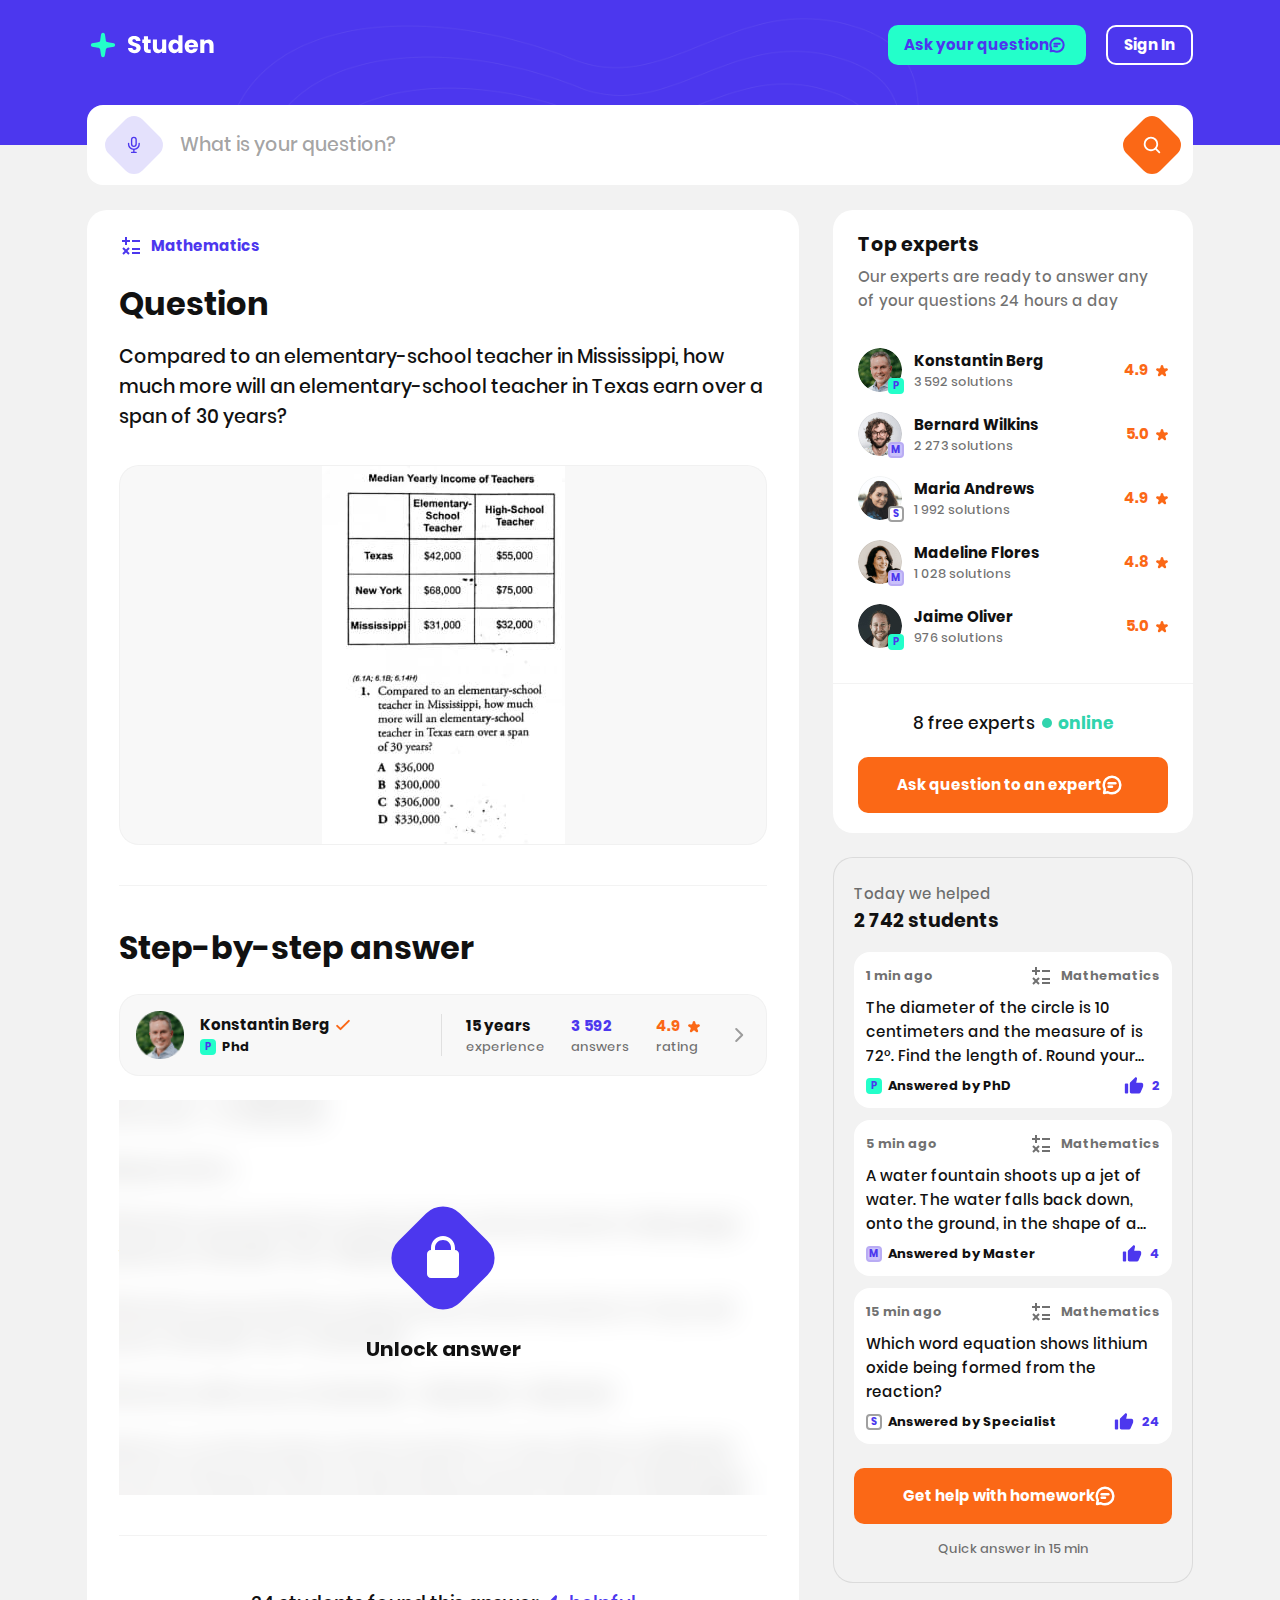
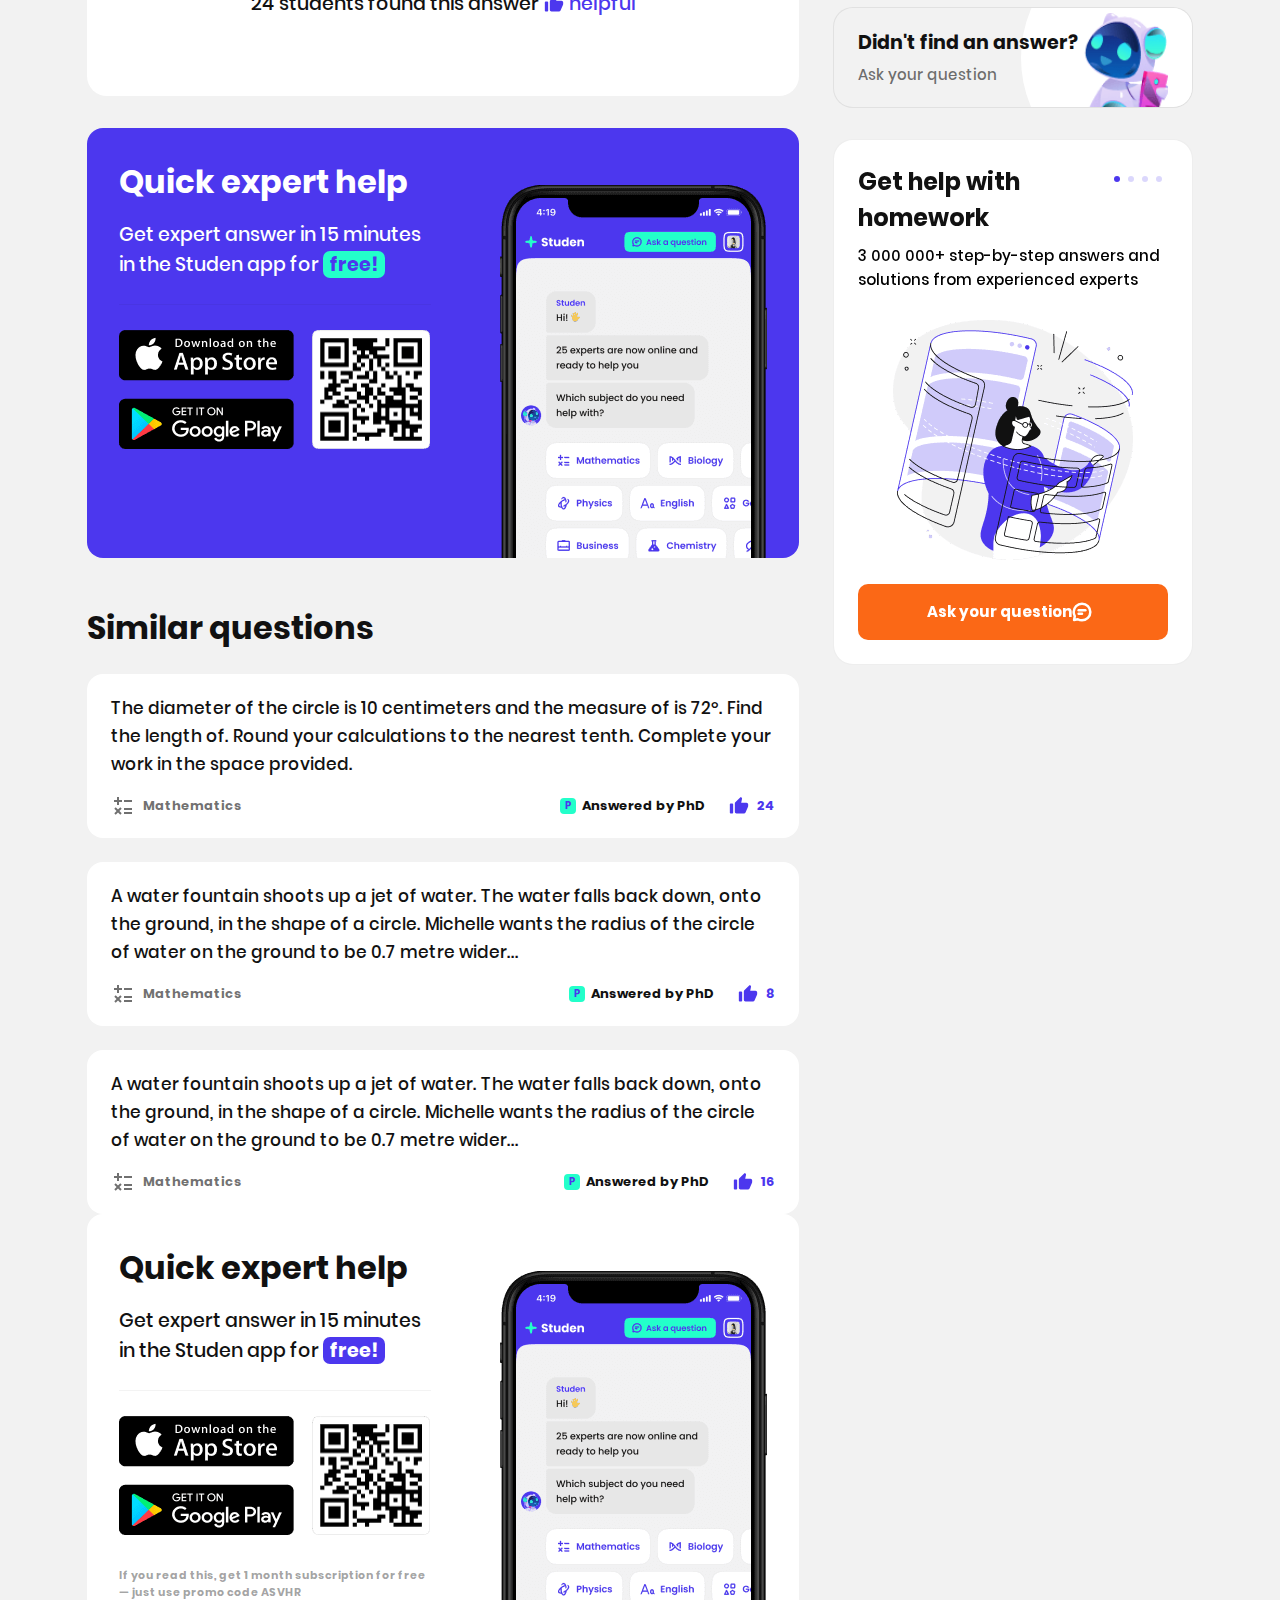
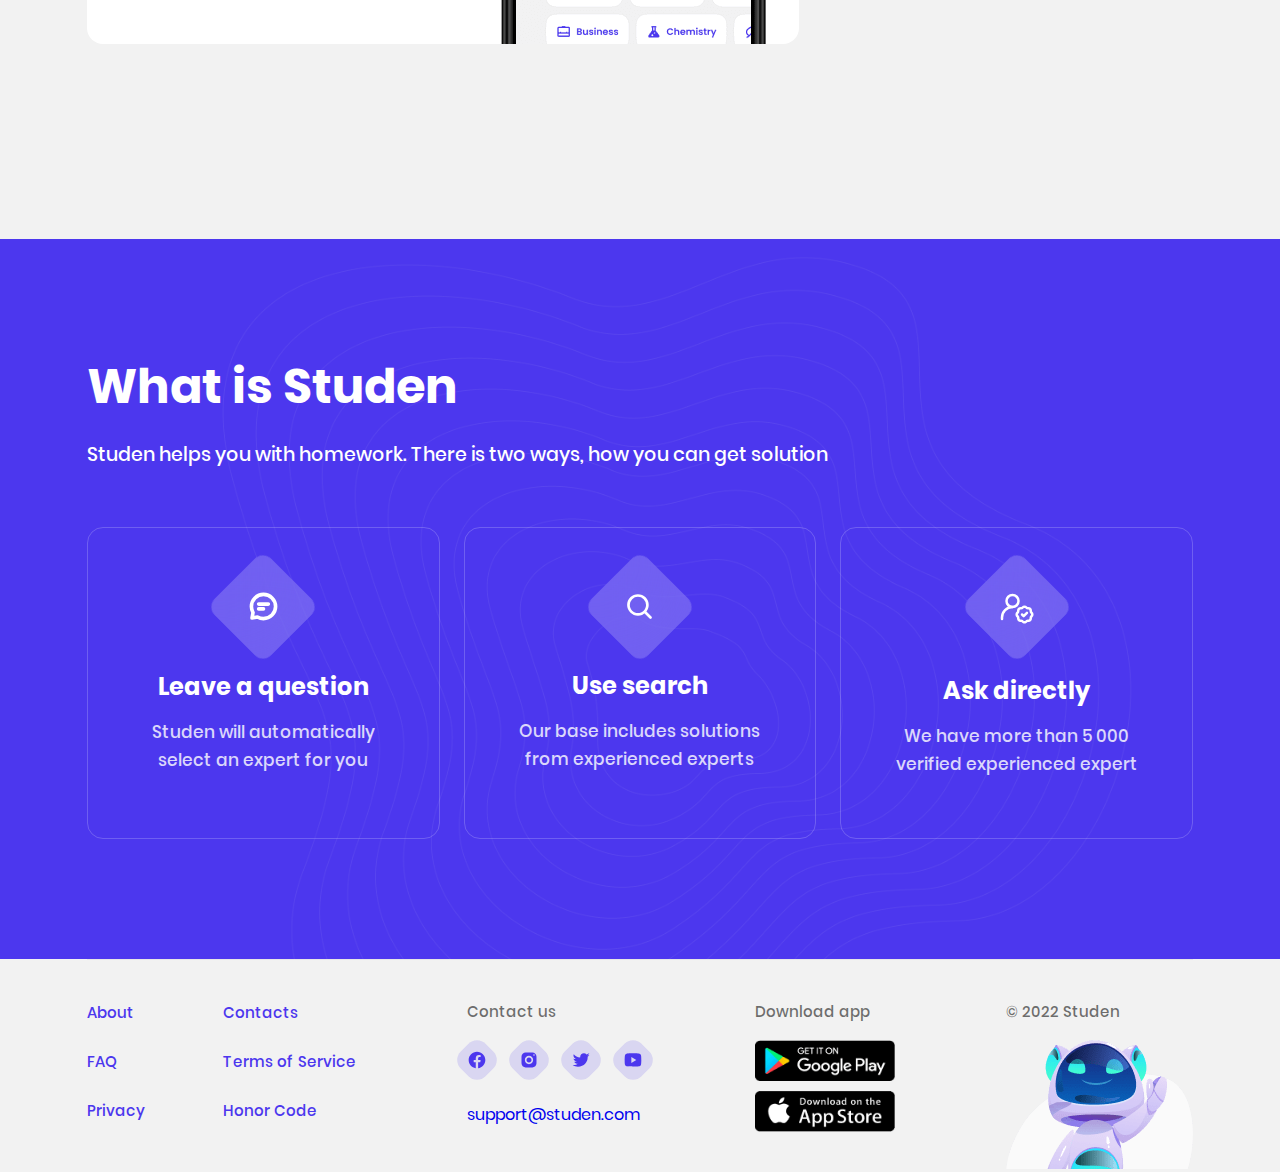
<file: student-master/html/answer.html>
<!DOCTYPE html>
<html lang="en">
  <head>
    <meta charset="UTF-8">
    <meta name="description" content="Artyom Titov">
    <meta http-equiv="X-UA-Compatible" content="IE=edge">
    <meta name="format-detection" content="telephone=no">
    <meta name="viewport" content="width=device-width, initial-scale=1.0">
    <title>Question</title>
    <link rel="shortcut icon" href="../img/icons/favicon.ico">
    <link rel="stylesheet" href="../font/font.css">
    <link rel="stylesheet" href="https://cdn.jsdelivr.net/npm/swiper@8/swiper-bundle.min.css">
    <link rel="stylesheet" href="../css/reset.css">
    <link rel="stylesheet" href="../css/main.css">
  </head>
  <body>
    <div class="wrapper"> 
      <div class="content"> 
        <header class="header" id="header">
          <div class="container">
            <div class="waves"><img src="../img/waves/waves.png" alt="waves"></div>
            <div class="header__nav"> <a class="logo" href="index.html"><img src="../img/icons/logo.svg" alt="logo"></a>
              <div class="header__buttons"> <a class="btn header-ask" href="#">Ask your question<img src="../img/icons/chat.svg" alt="ask"></a><a class="btn header-login popup-open" href="#">Sign In</a></div>
            </div>
            <div class="header__desc none"> 
              <h1>Get help with homework</h1>
              <p>Over <span class="quantity">11,000,000+</span> answers and solutions verified by <span class="txt"> experts <img src="../img/icons/star.svg" alt="star"></span></p>
            </div>
            <form class="search" action="#" method="post" autocomplete="on">
              <button class="search-icon btn btn-icon-dark" type="button">
                <svg width="24" height="24" viewBox="0 0 24 24" fill="none" xmlns="http://www.w3.org/2000/svg">
                  <path d="M14.5005 6.16663C14.5005 4.78591 13.3812 3.66663 12.0005 3.66663C10.6198 3.66663 9.50049 4.78591 9.50049 6.16663V11.1666C9.50049 12.5473 10.6198 13.6666 12.0005 13.6666C13.3812 13.6666 14.5005 12.5473 14.5005 11.1666V6.16663Z" stroke="#4C37EE" stroke-width="1.5"></path>
                  <path d="M6.16699 10.3333V11.1666C6.16699 11.9326 6.31788 12.6912 6.61103 13.3989C6.90418 14.1066 7.33386 14.7497 7.87554 15.2914C8.41721 15.833 9.06027 16.2627 9.76801 16.5559C10.4757 16.849 11.2343 16.9999 12.0003 16.9999C12.7664 16.9999 13.5249 16.849 14.2326 16.5559C14.9404 16.2627 15.5834 15.833 16.1251 15.2914C16.6668 14.7497 17.0965 14.1066 17.3896 13.3989C17.6828 12.6912 17.8337 11.9326 17.8337 11.1666V10.3333" stroke="#4C37EE" stroke-width="1.5" stroke-linecap="round" stroke-linejoin="round"></path>
                  <path d="M12.0005 20.3333H14.5005M12.0005 17V20.3333V17ZM12.0005 20.3333H9.50049H12.0005Z" stroke="#4C37EE" stroke-width="1.5" stroke-linecap="round" stroke-linejoin="round"></path>
                </svg>
              </button>
              <input class="input" id="search_field" type="text" placeholder="What is your question?" required>
              <button class="search__btn btn-icon" type="button"><span class="overlay-bg"></span><img class="search__icon" src="../img/icons/search-icon.svg" alt="search"><img class="search__delete" src="../img/icons/close.svg" alt="delete"></button>
              <div class="search__panel"> 
                <div class="search__panel-inner"><span class="search__panel-dot"></span></div>
              </div>
            </form>
          </div>
        </header>
        <main>  
          <div class="page">
            <div class="container">
              <div class="categories-grid">
                <div class="categories-left">
                  <div class="answer-content"> 
                    <div class="categories-desc accent-txt">
                      <svg width="24" height="24" viewBox="0 0 24 24" fill="none" xmlns="http://www.w3.org/2000/svg">
                        <path d="M6 3V6H3V8H6V11H8V8H11V6H8V3H6ZM13 6V8H21V6H13ZM4.70703 13.293L3.29297 14.707L5.58594 17L3.29297 19.293L4.70703 20.707L7 18.4141L9.29297 20.707L10.707 19.293L8.41406 17L10.707 14.707L9.29297 13.293L7 15.5859L4.70703 13.293ZM13 14V16H21V14H13ZM13 18V20H21V18H13Z" fill="#4C37EE"></path>
                      </svg><span>Mathematics</span>
                    </div>
                    <div class="question">
                      <div class="question-txt">
                        <h2 class="question__title">Question</h2>
                        <p class="question__text">Compared to an elementary-school teacher in Mississippi, how much more will an elementary-school teacher in Texas earn over a span of 30 years?</p>
                      </div>
                      <div class="question__img"> <img src="../img/education/exercise.jpg" alt="exercise"></div>
                    </div>
                    <div class="answer-block">
                      <h2 class="question__subtitle">Step-by-step answer</h2><a class="paticipant" href="expert.html">
                        <div class="paticipant__data"> 
                          <div class="paticipant__img"> <img src="../img/users/man_1.png" alt="man"></div>
                          <div class="paticipant__data-desc"> 
                            <h3 class="paticipant__title accent-txt">Konstantin Berg<span class="confirmed"><img src="../img/icons/checked.svg" alt="checked"></span></h3>
                            <div class="ranks"> <span class="paticipant-ranks hint-ranks phd">p</span><span class="ranks__txt">Phd</span></div>
                          </div>
                        </div>
                        <ul class="paticipant__desc">
                          <li class="paticipant__desc-item"> 
                            <h4 class="years accent-txt">15 years</h4>
                            <p class="paticipant__desc-txt">experience</p>
                          </li>
                          <li class="paticipant__desc-item"> 
                            <h4 class="answers accent-txt">3 592</h4>
                            <p class="paticipant__desc-txt">answers</p>
                          </li>
                          <li class="paticipant__desc-item"> 
                            <div class="rating-wrap"><span class="rating accent-txt">4.9</span><img src="../img/icons/rating-star.svg" alt="rating"></div>
                            <p class="paticipant__desc-txt">rating</p>
                          </li>
                          <li class="paticipant__desc-item"> <img src="../img/icons/arrow-right.svg" alt="arrow"></li>
                        </ul></a>
                      <div class="answer">
                        <div class="answer__desc">
                          <p>Correct — D. $330,000</p>
                          <p>Explanation:</p>
                          <ol>
                            <li>Find the amount that an elementary school teacher in Mississippi will earn: $31,000 × 30 = $930,000</li>
                            <li>Find the amount that an elementary school teacher in Texas will earn: $42,000 × 30 = $1,260,000</li>
                            <li>Find the difference: $1,260,000 - $930,000 = $330,000</li>
                            <li>Hence, an elementary school teacher in Texas will earn $330,000 more in 30 years than an elementary school teacher in Mississippi.</li>
                          </ol>
                          <div class="answer__unlock"> <span class="answer__unlock-icon btn btn-icon"><img src="../img/icons/lock.svg" alt="lock"></span>
                            <p class="answer__unlock-txt">Unlock answer</p>
                          </div>
                        </div>
                        <div class="answer__feedback">
                          <div class="answer__feedback-bottom"><span class="question__feedback accent-txt">It is was helpful?</span>
                            <div class="answer__feedback-btns">
                              <button class="btn btn-icon btn-main popup-help" type="button">
                                <svg width="20" height="20" viewBox="0 0 20 20" fill="none" xmlns="http://www.w3.org/2000/svg">
                                  <path d="M11.8082 1.34437C11.4895 1.34583 11.1706 1.46888 10.9277 1.71221L6.31991 6.32973C6.00824 6.64223 5.83325 7.06482 5.83325 7.50648V15.8333C5.83325 16.7541 6.57908 17.5 7.49992 17.5H14.9934C15.6592 17.5 16.2616 17.1034 16.525 16.4909L19.0315 10.6559C19.1207 10.4484 19.1666 10.2242 19.1666 9.99835V8.33331C19.1666 7.41247 18.4207 6.66664 17.4999 6.66664H12.2069L13.0354 2.86293C13.1271 2.44293 12.9962 2.00491 12.6903 1.70407C12.4453 1.46324 12.1268 1.34292 11.8082 1.34437ZM1.66659 7.49997C1.20659 7.49997 0.833252 7.87331 0.833252 8.33331V16.6666C0.833252 17.1266 1.20659 17.5 1.66659 17.5H3.33325C3.79325 17.5 4.16658 17.1266 4.16658 16.6666V8.33331C4.16658 7.87331 3.79325 7.49997 3.33325 7.49997H1.66659Z" fill="#4C37EE"></path>
                                </svg><span class="btn-main-txt">Helpful <span>24</span></span>
                              </button>
                              <button class="btn btn-icon btn-main" type="button" disabled>
                                <svg width="20" height="20" viewBox="0 0 20 20" fill="none" xmlns="http://www.w3.org/2000/svg">
                                  <path d="M8.19206 18.6553C8.5107 18.6538 8.82968 18.5308 9.07259 18.2874L13.6803 13.6699C13.992 13.3574 14.167 12.9348 14.167 12.4932V4.16633C14.167 3.24549 13.4212 2.49966 12.5003 2.49966H5.00684C4.341 2.49966 3.7386 2.89628 3.47526 3.50878L0.968752 9.34374C0.879585 9.55124 0.83366 9.77546 0.83366 10.0013V11.6663C0.83366 12.5872 1.57949 13.333 2.50033 13.333H7.79329L6.96484 17.1367C6.87318 17.5567 7.00406 17.9947 7.3099 18.2956C7.5549 18.5364 7.87341 18.6567 8.19206 18.6553ZM18.3337 12.4997C18.7937 12.4997 19.167 12.1263 19.167 11.6663V3.33299C19.167 2.87299 18.7937 2.49966 18.3337 2.49966H16.667C16.207 2.49966 15.8337 2.87299 15.8337 3.33299V11.6663C15.8337 12.1263 16.207 12.4997 16.667 12.4997H18.3337Z" fill="#111111" fill-opacity="0.6"></path>
                                </svg><span class="btn-main-txt">Useless</span>
                              </button>
                            </div>
                          </div>
                          <div class="answer__helpful">
                            <p>24 students found this answer <span><img src="../img/icons/like.svg" alt="like"> helpful</span></p>
                          </div>
                        </div>
                      </div>
                    </div>
                  </div>
                  <div class="answer-more"> 
                    <div class="banner color">
                      <div class="banner-desc"> 
                        <div class="banner-desc__top color">
                          <h2>Quick expert help</h2>
                          <p>Get expert answer in 15 minutes in the Studen app for <span class="color">free!</span></p>
                        </div>
                        <div class="banner-services">
                          <div class="banner-services-download"> <a class="banner-services__link" href="#"> <img class="banner-services__img" src="../img/illustrations/market/app.png" alt="app store"></a><a class="banner-services__link" href="#"> <img class="banner-services__img" src="../img/illustrations/market/google.png" alt="google store"></a></div><img class="banner-services__img" src="../img/illustrations/market/qr-code.png" alt="qr code">
                        </div>
                      </div>
                      <div class="banner__img"> <img src="../img/illustrations/phone-chat.png" alt="chat"></div>
                    </div>
                    <div class="answer-similar">
                      <h2 class="question__subtitle">Similar questions</h2>
                      <div class="answer-similar-inner"><a class="answer__item" href="#"> 
                          <div class="answer__item-txt">
                            <p>The diameter of the circle is 10 centimeters and the measure of is 72º. Find the length of. Round your calculations to the nearest tenth. Complete your work in the space provided.</p>
                          </div>
                          <div class="answer__info"> 
                            <div class="answer__category">
                              <svg width="24" height="24" viewBox="0 0 24 24" fill="none" xmlns="http://www.w3.org/2000/svg">
                                <path d="M6 3V6H3V8H6V11H8V8H11V6H8V3H6ZM13 6V8H21V6H13ZM4.70703 13.293L3.29297 14.707L5.58594 17L3.29297 19.293L4.70703 20.707L7 18.4141L9.29297 20.707L10.707 19.293L8.41406 17L10.707 14.707L9.29297 13.293L7 15.5859L4.70703 13.293ZM13 14V16H21V14H13ZM13 18V20H21V18H13Z" fill="rgba(17, 17, 17, 0.6)"></path>
                              </svg><span>Mathematics</span>
                            </div>
                            <div class="answer__info-desc">
                              <div class="ranks"> <span class="paticipant-ranks hint-ranks phd">p</span><span class="ranks__txt">Answered by PhD</span></div>
                              <div class="liked"><img src="../img/icons/like.svg" alt="like"><span>24</span></div>
                            </div>
                          </div></a><a class="answer__item" href="#"> 
                          <div class="answer__item-txt">
                            <p>A water fountain shoots up a jet of water. The water falls back down, onto the ground, in the shape of a circle. Michelle wants the radius of the circle of water on the ground to be 0.7 metre wider...</p>
                          </div>
                          <div class="answer__info"> 
                            <div class="answer__category">
                              <svg width="24" height="24" viewBox="0 0 24 24" fill="none" xmlns="http://www.w3.org/2000/svg">
                                <path d="M6 3V6H3V8H6V11H8V8H11V6H8V3H6ZM13 6V8H21V6H13ZM4.70703 13.293L3.29297 14.707L5.58594 17L3.29297 19.293L4.70703 20.707L7 18.4141L9.29297 20.707L10.707 19.293L8.41406 17L10.707 14.707L9.29297 13.293L7 15.5859L4.70703 13.293ZM13 14V16H21V14H13ZM13 18V20H21V18H13Z" fill="rgba(17, 17, 17, 0.6)"></path>
                              </svg><span>Mathematics </span>
                            </div>
                            <div class="answer__info-desc">
                              <div class="ranks"> <span class="paticipant-ranks hint-ranks phd">p</span><span class="ranks__txt">Answered by PhD</span></div>
                              <div class="liked"><img src="../img/icons/like.svg" alt="like"><span>8</span></div>
                            </div>
                          </div></a><a class="answer__item" href="#"> 
                          <div class="answer__item-txt">
                            <p>A water fountain shoots up a jet of water. The water falls back down, onto the ground, in the shape of a circle. Michelle wants the radius of the circle of water on the ground to be 0.7 metre wider...</p>
                          </div>
                          <div class="answer__info"> 
                            <div class="answer__category">
                              <svg width="24" height="24" viewBox="0 0 24 24" fill="none" xmlns="http://www.w3.org/2000/svg">
                                <path d="M6 3V6H3V8H6V11H8V8H11V6H8V3H6ZM13 6V8H21V6H13ZM4.70703 13.293L3.29297 14.707L5.58594 17L3.29297 19.293L4.70703 20.707L7 18.4141L9.29297 20.707L10.707 19.293L8.41406 17L10.707 14.707L9.29297 13.293L7 15.5859L4.70703 13.293ZM13 14V16H21V14H13ZM13 18V20H21V18H13Z" fill="rgba(17, 17, 17, 0.6)"></path>
                              </svg><span>Mathematics </span>
                            </div>
                            <div class="answer__info-desc">
                              <div class="ranks"> <span class="paticipant-ranks hint-ranks phd">p</span><span class="ranks__txt">Answered by PhD</span></div>
                              <div class="liked"><img src="../img/icons/like.svg" alt="like"><span>16</span></div>
                            </div>
                          </div></a></div>
                    </div>
                    <div class="banner">
                      <div class="banner-desc"> 
                        <div class="banner-desc__top">
                          <h2>Quick expert help</h2>
                          <p>Get expert answer in 15 minutes in the Studen app for <span>free!</span></p>
                        </div>
                        <div class="banner-services">
                          <div class="banner-services-download"> <a class="banner-services__link" href="#"> <img class="banner-services__img" src="../img/illustrations/market/app.png" alt="app store"></a><a class="banner-services__link" href="#"> <img class="banner-services__img" src="../img/illustrations/market/google.png" alt="google store"></a></div><img class="banner-services__img" src="../img/illustrations/market/qr-code.png" alt="qr code">
                        </div>
                        <p class="banner-desc__txt">If you read this, get 1 month subscription for free — just use promo code ASVHR</p>
                      </div>
                      <div class="banner__img"> <img src="../img/illustrations/phone-chat.png" alt="chat"></div>
                    </div>
                  </div>
                </div>
                <div class="categories-right">
                  <div class="sidebar"> 
                    <div class="sidebar__top">
                      <h2 class="sidebar__title">Top experts </h2>
                      <p class="sidebar__txt">Our experts are ready to answer any of your questions 24 hours a day</p>
                    </div>
                    <div class="sidebar-inner"><a class="sidebar__user" href="#">
                        <div class="sidebar__user-content">
                          <div class="sidebar__user-img"><img class="sidebar__user-avatar" src="../img/users/man_1.png" alt="пользователь"><span class="hint-ranks phd">p</span><span class="hint-ranks__content">Phd</span></div>
                          <div class="sidebar__user-desc">
                            <h3 class="sidebar__user-name">Konstantin Berg</h3>
                            <p class="sidebar__user-sol">3 592 solutions</p>
                          </div>
                        </div>
                        <div class="rating-wrap accent-txt"><span class="rating">4.9</span><img src="../img/icons/rating-star.svg" alt="star"></div></a><a class="sidebar__user" href="#">
                        <div class="sidebar__user-content">
                          <div class="sidebar__user-img"><img class="sidebar__user-avatar" src="../img/users/man_2.png" alt="пользователь"><span class="hint-ranks master">m</span><span class="hint-ranks__content">Master</span></div>
                          <div class="sidebar__user-desc">
                            <h3 class="sidebar__user-name">Bernard Wilkins</h3>
                            <p class="sidebar__user-sol">2 273 solutions</p>
                          </div>
                        </div>
                        <div class="rating-wrap accent-txt"><span class="rating">5.0</span><img src="../img/icons/rating-star.svg" alt="star"></div></a><a class="sidebar__user" href="#">
                        <div class="sidebar__user-content">
                          <div class="sidebar__user-img"><img class="sidebar__user-avatar" src="../img/users/woman_1.png" alt="пользователь"><span class="hint-ranks specialist">s</span><span class="hint-ranks__content">Specialist</span></div>
                          <div class="sidebar__user-desc">
                            <h3 class="sidebar__user-name">Maria Andrews</h3>
                            <p class="sidebar__user-sol">1 992 solutions</p>
                          </div>
                        </div>
                        <div class="rating-wrap accent-txt"><span class="rating">4.9</span><img src="../img/icons/rating-star.svg" alt="star"></div></a><a class="sidebar__user" href="#">
                        <div class="sidebar__user-content">
                          <div class="sidebar__user-img"><img class="sidebar__user-avatar" src="../img/users/woman_2.png" alt="пользователь"><span class="hint-ranks master">m</span><span class="hint-ranks__content">Master</span></div>
                          <div class="sidebar__user-desc">
                            <h3 class="sidebar__user-name">Madeline Flores</h3>
                            <p class="sidebar__user-sol">1 028 solutions</p>
                          </div>
                        </div>
                        <div class="rating-wrap accent-txt"><span class="rating">4.8</span><img src="../img/icons/rating-star.svg" alt="star"></div></a><a class="sidebar__user" href="#">
                        <div class="sidebar__user-content">
                          <div class="sidebar__user-img"><img class="sidebar__user-avatar" src="../img/users/man_3.png" alt="пользователь"><span class="hint-ranks phd">p</span><span class="hint-ranks__content">Phd</span></div>
                          <div class="sidebar__user-desc">
                            <h3 class="sidebar__user-name">Jaime Oliver</h3>
                            <p class="sidebar__user-sol">976 solutions</p>
                          </div>
                        </div>
                        <div class="rating-wrap accent-txt"><span class="rating">5.0</span><img src="../img/icons/rating-star.svg" alt="star"></div></a></div>
                    <div class="sidebar-info">
                      <p class="sidebar-online">8 free experts <span>online</span></p><a class="btn sidebar__btn" href="#">Ask question to an expert
                        <svg width="20" height="20" viewBox="0 0 16 16" fill="none" xmlns="http://www.w3.org/2000/svg">
                          <path d="M5.3335 6.66675H10.6668" stroke="white" stroke-width="2" stroke-linecap="round" stroke-linejoin="round"></path>
                          <path d="M5.3335 9.33337H8.00016" stroke="white" stroke-width="2" stroke-linecap="round" stroke-linejoin="round"></path>
                          <path d="M8.00016 14.6667C11.6822 14.6667 14.6668 11.682 14.6668 8.00004C14.6668 4.31804 11.6822 1.33337 8.00016 1.33337C4.31816 1.33337 1.3335 4.31804 1.3335 8.00004C1.3335 9.21404 1.65816 10.3534 2.2255 11.3334L1.66683 14.3334L4.66683 13.7747C5.67986 14.3607 6.82984 14.6685 8.00016 14.6667V14.6667Z" stroke="white" stroke-width="2" stroke-linecap="round" stroke-linejoin="round"></path>
                        </svg></a>
                    </div>
                  </div>
                  <div class="helped"> 
                    <div class="helped__top"> 
                      <p class="helped__subtxt accent-txt">Today we helped</p>
                      <h2 class="helped__title">2 742 students</h2>
                    </div>
                    <div class="helped-inner"><a class="helped__item answer__item" href="#"> 
                        <div class="answer__date"> 
                          <p class="answer__date-txt">1 min ago</p>
                          <div class="answer__category">
                            <svg width="24" height="24" viewBox="0 0 24 24" fill="none" xmlns="http://www.w3.org/2000/svg">
                              <path d="M6 3V6H3V8H6V11H8V8H11V6H8V3H6ZM13 6V8H21V6H13ZM4.70703 13.293L3.29297 14.707L5.58594 17L3.29297 19.293L4.70703 20.707L7 18.4141L9.29297 20.707L10.707 19.293L8.41406 17L10.707 14.707L9.29297 13.293L7 15.5859L4.70703 13.293ZM13 14V16H21V14H13ZM13 18V20H21V18H13Z" fill="rgba(17, 17, 17, 0.6)"></path>
                            </svg><span>Mathematics</span>
                          </div>
                        </div>
                        <div class="helped__item-txt accent-txt">
                          <p>The diameter of the circle is 10 centimeters and the measure of is 72º. Find the length of. Round your calcula...</p>
                        </div>
                        <div class="answer__info-desc">
                          <div class="ranks"> <span class="paticipant-ranks hint-ranks phd">p</span><span class="ranks__txt">Answered by PhD</span></div>
                          <div class="liked"><img src="../img/icons/like.svg" alt="like"><span>2</span></div>
                        </div></a><a class="helped__item answer__item" href="#"> 
                        <div class="answer__date"> 
                          <p class="answer__date-txt">5 min ago</p>
                          <div class="answer__category">
                            <svg width="24" height="24" viewBox="0 0 24 24" fill="none" xmlns="http://www.w3.org/2000/svg">
                              <path d="M6 3V6H3V8H6V11H8V8H11V6H8V3H6ZM13 6V8H21V6H13ZM4.70703 13.293L3.29297 14.707L5.58594 17L3.29297 19.293L4.70703 20.707L7 18.4141L9.29297 20.707L10.707 19.293L8.41406 17L10.707 14.707L9.29297 13.293L7 15.5859L4.70703 13.293ZM13 14V16H21V14H13ZM13 18V20H21V18H13Z" fill="rgba(17, 17, 17, 0.6)"></path>
                            </svg><span>Mathematics</span>
                          </div>
                        </div>
                        <div class="helped__item-txt accent-txt">
                          <p>A water fountain shoots up a jet of water. The water falls back down, onto the ground, in the shape of a circle...</p>
                        </div>
                        <div class="answer__info-desc">
                          <div class="ranks"> <span class="paticipant-ranks hint-ranks master">m</span><span class="ranks__txt">Answered by Master</span></div>
                          <div class="liked"><img src="../img/icons/like.svg" alt="like"><span>4</span></div>
                        </div></a><a class="helped__item answer__item" href="#"> 
                        <div class="answer__date"> 
                          <p class="answer__date-txt">15 min ago</p>
                          <div class="answer__category">
                            <svg width="24" height="24" viewBox="0 0 24 24" fill="none" xmlns="http://www.w3.org/2000/svg">
                              <path d="M6 3V6H3V8H6V11H8V8H11V6H8V3H6ZM13 6V8H21V6H13ZM4.70703 13.293L3.29297 14.707L5.58594 17L3.29297 19.293L4.70703 20.707L7 18.4141L9.29297 20.707L10.707 19.293L8.41406 17L10.707 14.707L9.29297 13.293L7 15.5859L4.70703 13.293ZM13 14V16H21V14H13ZM13 18V20H21V18H13Z" fill="rgba(17, 17, 17, 0.6)"></path>
                            </svg><span>Mathematics</span>
                          </div>
                        </div>
                        <div class="helped__item-txt accent-txt">
                          <p>Which word equation shows lithium oxide being formed from the reaction?</p>
                        </div>
                        <div class="answer__info-desc">
                          <div class="ranks"> <span class="paticipant-ranks hint-ranks specialist">s</span><span class="ranks__txt">Answered by Specialist</span></div>
                          <div class="liked"><img src="../img/icons/like.svg" alt="like"><span>24</span></div>
                        </div></a></div><a class="btn sidebar__btn" href="#">Get help with homework
                      <svg width="20" height="20" viewBox="0 0 16 16" fill="none" xmlns="http://www.w3.org/2000/svg">
                        <path d="M5.3335 6.66675H10.6668" stroke="white" stroke-width="2" stroke-linecap="round" stroke-linejoin="round"></path>
                        <path d="M5.3335 9.33337H8.00016" stroke="white" stroke-width="2" stroke-linecap="round" stroke-linejoin="round"></path>
                        <path d="M8.00016 14.6667C11.6822 14.6667 14.6668 11.682 14.6668 8.00004C14.6668 4.31804 11.6822 1.33337 8.00016 1.33337C4.31816 1.33337 1.3335 4.31804 1.3335 8.00004C1.3335 9.21404 1.65816 10.3534 2.2255 11.3334L1.66683 14.3334L4.66683 13.7747C5.67986 14.3607 6.82984 14.6685 8.00016 14.6667V14.6667Z" stroke="white" stroke-width="2" stroke-linecap="round" stroke-linejoin="round"></path>
                      </svg></a>
                    <p class="helped__info-text">Quick answer in 15 min</p>
                  </div><a class="banner-mini main" href="#">
                    <h2>Didn't find an answer?</h2>
                    <p>Ask your question</p><img class="banner-mini__img" src="../img/illustrations/robots-little.png" alt="robot"></a>
                  <div class="description">
                    <div class="description__carousel swiper">
                      <div class="description__carousel-wrapper swiper-wrapper">
                        <div class="description__slide swiper-slide">
                          <div class="description__slide-inner">
                            <div class="description__slide-top">
                              <h2 class="description__title">Get help with <br> homework</h2>
                              <p class="description__text accent-txt">3 000 000+ step-by-step answers and solutions from experienced experts</p>
                            </div>
                            <div class="description__img"><img src="../img/illustrations/onboarding/analysis.png" alt="analysis"></div>
                          </div>
                        </div>
                        <div class="description__slide swiper-slide">
                          <div class="description__slide-inner">
                            <div class="description__slide-top">
                              <h2 class="description__title">Got stuck?</h2>
                              <p class="description__text accent-txt">Our experts are ready to answer any of your questions 24 hours a day</p>
                            </div>
                            <div class="description__img"><img src="../img/illustrations/onboarding/social.png" alt="social"></div>
                          </div>
                        </div>
                        <div class="description__slide swiper-slide">
                          <div class="description__slide-inner">
                            <div class="description__slide-top">
                              <h2 class="description__title">Have a question?</h2>
                              <p class="description__text accent-txt">All experts have passed a thorough selection and give the most accurate and easy to understand answers</p>
                            </div>
                            <div class="description__img"><img src="../img/illustrations/onboarding/voice.png" alt="voice"></div>
                          </div>
                        </div>
                        <div class="description__slide swiper-slide">
                          <div class="description__slide-inner">
                            <div class="description__slide-top">
                              <h2 class="description__title">1 346 847</h2>
                              <p class="description__text accent-txt">Count of students we have already helped. You are guaranteed will improve your knowledge and performance</p>
                            </div>
                            <div class="description__img"><img src="../img/illustrations/onboarding/location.png" alt="location"></div>
                          </div>
                        </div>
                      </div><a class="btn sidebar__btn" href="#">Ask your question
                        <svg width="20" height="20" viewBox="0 0 16 16" fill="none" xmlns="http://www.w3.org/2000/svg">
                          <path d="M5.3335 6.66675H10.6668" stroke="white" stroke-width="2" stroke-linecap="round" stroke-linejoin="round"></path>
                          <path d="M5.3335 9.33337H8.00016" stroke="white" stroke-width="2" stroke-linecap="round" stroke-linejoin="round"></path>
                          <path d="M8.00016 14.6667C11.6822 14.6667 14.6668 11.682 14.6668 8.00004C14.6668 4.31804 11.6822 1.33337 8.00016 1.33337C4.31816 1.33337 1.3335 4.31804 1.3335 8.00004C1.3335 9.21404 1.65816 10.3534 2.2255 11.3334L1.66683 14.3334L4.66683 13.7747C5.67986 14.3607 6.82984 14.6685 8.00016 14.6667V14.6667Z" stroke="white" stroke-width="2" stroke-linecap="round" stroke-linejoin="round"></path>
                        </svg></a>
                      <div class="swiper-pagination"></div>
                    </div>
                  </div>
                </div>
              </div>
            </div>
          </div>
          <section class="benefits"> 
            <div class="container">
              <div class="waves"><img src="../img/waves/waves.png" alt="waves"></div>
              <div class="benefits-desc">
                <h2 class="benefits__title">What is Studen</h2>
                <p class="benefits__txt">Studen helps you with homework. There is two ways, how you can get solution</p>
                <div class="benefits-inner"><a class="benefits__card" href="#"> 
                    <div class="benefits-icon btn btn-icon-dark">
                      <svg width="29" height="29" viewBox="0 0 16 16" fill="none" xmlns="http://www.w3.org/2000/svg">
                        <path d="M5.3335 6.66675H10.6668" stroke="white" stroke-width="2" stroke-linecap="round" stroke-linejoin="round"></path>
                        <path d="M5.3335 9.33337H8.00016" stroke="white" stroke-width="2" stroke-linecap="round" stroke-linejoin="round"></path>
                        <path d="M8.00016 14.6667C11.6822 14.6667 14.6668 11.682 14.6668 8.00004C14.6668 4.31804 11.6822 1.33337 8.00016 1.33337C4.31816 1.33337 1.3335 4.31804 1.3335 8.00004C1.3335 9.21404 1.65816 10.3534 2.2255 11.3334L1.66683 14.3334L4.66683 13.7747C5.67986 14.3607 6.82984 14.6685 8.00016 14.6667V14.6667Z" stroke="white" stroke-width="2" stroke-linecap="round" stroke-linejoin="round"></path>
                      </svg>
                    </div>
                    <h3 class="benefits__card-title">Leave a question</h3>
                    <p class="benefits__card-text">Studen will automatically select an expert for you</p></a><a class="benefits__card" href="#"> 
                    <div class="benefits-icon btn btn-icon-dark">
                      <svg width="27" height="27" viewBox="0 0 20 20" fill="none" xmlns="http://www.w3.org/2000/svg">
                        <path d="M14.083 14.0834L18.1663 18.1667" stroke="white" stroke-width="2" stroke-linecap="round" stroke-linejoin="round"></path>
                        <path d="M1.83301 8.83337C1.83301 9.75263 2.01407 10.6629 2.36585 11.5122C2.71763 12.3614 3.23325 13.1331 3.88326 13.7831C4.53327 14.4331 5.30494 14.9487 6.15422 15.3005C7.0035 15.6523 7.91375 15.8334 8.83301 15.8334C9.75226 15.8334 10.6625 15.6523 11.5118 15.3005C12.3611 14.9487 13.1327 14.4331 13.7828 13.7831C14.4328 13.1331 14.9484 12.3614 15.3002 11.5122C15.6519 10.6629 15.833 9.75263 15.833 8.83337C15.833 6.97686 15.0955 5.19638 13.7828 3.88363C12.47 2.57087 10.6895 1.83337 8.83301 1.83337C6.97649 1.83337 5.19602 2.57087 3.88326 3.88363C2.57051 5.19638 1.83301 6.97686 1.83301 8.83337V8.83337Z" stroke="white" stroke-width="2" stroke-linecap="round" stroke-linejoin="round"></path>
                      </svg>
                    </div>
                    <h3 class="benefits__card-title">Use search</h3>
                    <p class="benefits__card-text">Our base includes solutions from experienced experts</p></a><a class="benefits__card" href="#"> 
                    <div class="benefits-icon btn btn-icon-dark">
                      <svg width="36" height="36" viewBox="0 0 36 36" fill="none" xmlns="http://www.w3.org/2000/svg">
                        <path d="M3 30V28.5C3 25.7152 4.10625 23.0445 6.07538 21.0754C8.04451 19.1062 10.7152 18 13.5 18" stroke="white" stroke-width="2.5" stroke-linecap="round" stroke-linejoin="round"></path>
                        <path d="M23.706 18.4695C23.9335 18.2199 24.2105 18.0205 24.5194 17.884C24.8283 17.7476 25.1623 17.6771 25.5 17.6771C25.8377 17.6771 26.1717 17.7476 26.4806 17.884C26.7895 18.0205 27.0666 18.2199 27.294 18.4695C27.7815 19.005 28.479 19.2945 29.202 19.26C29.5395 19.2442 29.8766 19.299 30.1917 19.421C30.5068 19.5429 30.7929 19.7293 31.0318 19.9682C31.2707 20.2071 31.4571 20.4933 31.5791 20.8084C31.701 21.1235 31.7559 21.4605 31.74 21.798C31.7055 22.5195 31.995 23.2185 32.529 23.706C33.5865 24.669 33.5865 26.331 32.529 27.294C31.995 27.7815 31.7055 28.479 31.74 29.202C31.7559 29.5395 31.701 29.8766 31.5791 30.1917C31.4571 30.5068 31.2707 30.7929 31.0318 31.0318C30.7929 31.2707 30.5068 31.4571 30.1917 31.5791C29.8766 31.701 29.5395 31.7559 29.202 31.74C28.8456 31.7232 28.4897 31.7851 28.1599 31.9215C27.8302 32.0579 27.5345 32.2653 27.294 32.529C27.0666 32.7787 26.7895 32.9781 26.4806 33.1145C26.1717 33.251 25.8377 33.3214 25.5 33.3214C25.1623 33.3214 24.8283 33.251 24.5194 33.1145C24.2105 32.9781 23.9335 32.7787 23.706 32.529C23.4656 32.2653 23.1699 32.0579 22.8401 31.9215C22.5103 31.7851 22.1545 31.7232 21.798 31.74C21.4605 31.7559 21.1235 31.701 20.8084 31.5791C20.4933 31.4571 20.2071 31.2707 19.9682 31.0318C19.7293 30.7929 19.5429 30.5068 19.421 30.1917C19.299 29.8766 19.2442 29.5395 19.26 29.202C19.2767 28.8454 19.2145 28.4896 19.0779 28.1598C18.9412 27.83 18.7335 27.5344 18.4695 27.294C18.2199 27.0666 18.0205 26.7895 17.884 26.4806C17.7476 26.1717 17.6771 25.8377 17.6771 25.5C17.6771 25.1623 17.7476 24.8283 17.884 24.5194C18.0205 24.2105 18.2199 23.9335 18.4695 23.706C19.005 23.2185 19.2945 22.521 19.26 21.798C19.2442 21.4605 19.299 21.1235 19.421 20.8084C19.5429 20.4933 19.7293 20.2071 19.9682 19.9682C20.2071 19.7293 20.4933 19.5429 20.8084 19.421C21.1235 19.299 21.4605 19.2442 21.798 19.26C22.5195 19.2945 23.2185 19.005 23.706 18.4695V18.4695Z" stroke="white" stroke-width="2.5"></path>
                        <path d="M23.046 25.5L24.681 27.135L27.954 23.865" stroke="white" stroke-width="2.5" stroke-linecap="round" stroke-linejoin="round"></path>
                        <path d="M13.5 18C15.0913 18 16.6174 17.3679 17.7426 16.2426C18.8679 15.1174 19.5 13.5913 19.5 12C19.5 10.4087 18.8679 8.88258 17.7426 7.75736C16.6174 6.63214 15.0913 6 13.5 6C11.9087 6 10.3826 6.63214 9.25736 7.75736C8.13214 8.88258 7.5 10.4087 7.5 12C7.5 13.5913 8.13214 15.1174 9.25736 16.2426C10.3826 17.3679 11.9087 18 13.5 18V18Z" stroke="white" stroke-width="2.5" stroke-linecap="round" stroke-linejoin="round"></path>
                      </svg>
                    </div>
                    <h3 class="benefits__card-title">Ask directly</h3>
                    <p class="benefits__card-text">We have more than 5 000 verified experienced expert</p></a></div>
              </div>
            </div>
          </section>
        </main>
      </div>
      <div class="footer"> 
        <div class="container">
          <div class="footer-wrapper"> 
            <nav class="footer-nav">
              <ul class="footer-nav__list">
                <li class="footer-nav__item"> <a class="footer-nav__link accent-txt" href="#">About</a></li>
                <li class="footer-nav__item"> <a class="footer-nav__link accent-txt" href="#">FAQ</a></li>
                <li class="footer-nav__item"> <a class="footer-nav__link accent-txt" href="#">Privacy</a></li>
              </ul>
              <ul class="footer-nav__list">
                <li class="footer-nav__item"> <a class="footer-nav__link accent-txt" href="#">Contacts</a></li>
                <li class="footer-nav__item"> <a class="footer-nav__link accent-txt" href="#">Terms of Service</a></li>
                <li class="footer-nav__item"> <a class="footer-nav__link accent-txt" href="#">Honor Code</a></li>
              </ul>
            </nav>
            <div class="footer-socials">
              <h2 class="footer__subtitle accent-txt">Contact us</h2>
              <ul class="footer-socials__list"> 
                <li class="footer-socials__item"> <a class="btn btn-icon-dark" href="#">
                    <svg width="20" height="20" viewBox="0 0 20 20" fill="none" xmlns="http://www.w3.org/2000/svg">
                      <path d="M9.99972 1.66699C5.39722 1.66699 1.66638 5.39783 1.66638 10.0003C1.66638 14.1778 4.74388 17.6278 8.75388 18.2303V12.2087H6.69222V10.0178H8.75388V8.56033C8.75388 6.14699 9.92972 5.08783 11.9355 5.08783C12.8964 5.08783 13.4039 5.15866 13.6447 5.19116V7.10283H12.2764C11.4247 7.10283 11.1272 7.91033 11.1272 8.82033V10.0178H13.623L13.2847 12.2087H11.128V18.2478C15.1955 17.697 18.333 14.2187 18.333 10.0003C18.333 5.39783 14.6022 1.66699 9.99972 1.66699Z" fill="#4C37EE"></path>
                    </svg></a></li>
                <li class="footer-socials__item"> <a class="btn btn-icon-dark" href="#">
                    <svg width="20" height="20" viewBox="0 0 20 20" fill="none" xmlns="http://www.w3.org/2000/svg">
                      <path d="M6.66636 2.5C4.36553 2.5 2.49969 4.36583 2.49969 6.66667V13.3333C2.49969 15.6342 4.36553 17.5 6.66636 17.5H13.333C15.6339 17.5 17.4997 15.6342 17.4997 13.3333V6.66667C17.4997 4.36583 15.6339 2.5 13.333 2.5H6.66636ZM14.9997 4.16667C15.4597 4.16667 15.833 4.54 15.833 5C15.833 5.46 15.4597 5.83333 14.9997 5.83333C14.5397 5.83333 14.1664 5.46 14.1664 5C14.1664 4.54 14.5397 4.16667 14.9997 4.16667ZM9.99969 5.83333C12.3005 5.83333 14.1664 7.69917 14.1664 10C14.1664 12.3008 12.3005 14.1667 9.99969 14.1667C7.69886 14.1667 5.83303 12.3008 5.83303 10C5.83303 7.69917 7.69886 5.83333 9.99969 5.83333ZM9.99969 7.5C9.33665 7.5 8.70077 7.76339 8.23193 8.23223C7.76309 8.70107 7.49969 9.33696 7.49969 10C7.49969 10.663 7.76309 11.2989 8.23193 11.7678C8.70077 12.2366 9.33665 12.5 9.99969 12.5C10.6627 12.5 11.2986 12.2366 11.7675 11.7678C12.2363 11.2989 12.4997 10.663 12.4997 10C12.4997 9.33696 12.2363 8.70107 11.7675 8.23223C11.2986 7.76339 10.6627 7.5 9.99969 7.5Z" fill="#4C37EE"></path>
                    </svg></a></li>
                <li class="footer-socials__item"> <a class="btn btn-icon-dark" href="#">
                    <svg width="20" height="20" viewBox="0 0 20 20" fill="none" xmlns="http://www.w3.org/2000/svg">
                      <path d="M18.333 3.33252C17.6831 3.71835 16.3789 4.24419 15.6122 4.39585C15.5897 4.40169 15.5714 4.40919 15.5497 4.41502C14.8722 3.74669 13.9439 3.33252 12.9164 3.33252C10.8455 3.33252 9.16638 5.01169 9.16638 7.08252C9.16638 7.19169 9.15722 7.39252 9.16638 7.49919C6.37222 7.49919 4.24555 6.03585 2.72055 4.16585C2.55472 4.58252 2.48222 5.24085 2.48222 5.85919C2.48222 7.02669 3.39472 8.17335 4.81555 8.88419C4.55388 8.95169 4.26555 9.00002 3.96555 9.00002C3.48138 9.00002 2.96888 8.87252 2.49972 8.48585C2.49972 8.50002 2.49972 8.51335 2.49972 8.52835C2.49972 10.16 4.23138 11.2709 5.77138 11.58C5.45888 11.7642 4.82888 11.7825 4.52138 11.7825C4.30472 11.7825 3.53805 11.6834 3.33305 11.645C3.76138 12.9825 5.30638 13.7342 6.77888 13.7609C5.62722 14.6642 4.82805 14.9992 2.46972 14.9992H1.66638C3.15638 15.9542 5.05388 16.6667 6.95555 16.6667C13.1472 16.6667 16.6664 11.9475 16.6664 7.49919C16.6664 7.42752 16.6647 7.27752 16.6622 7.12669C16.6622 7.11169 16.6664 7.09752 16.6664 7.08252C16.6664 7.06002 16.6597 7.03835 16.6597 7.01585C16.6572 6.90252 16.6547 6.79669 16.6522 6.74169C17.3105 6.26669 17.8814 5.67419 18.333 4.99919C17.7289 5.26752 17.0805 5.44752 16.3997 5.52919C17.0947 5.11252 18.0822 4.11919 18.333 3.33252Z" fill="#4C37EE"></path>
                    </svg></a></li>
                <li class="footer-socials__item"> <a class="btn btn-icon-dark" href="#">
                    <svg width="20" height="20" viewBox="0 0 20 20" fill="none" xmlns="http://www.w3.org/2000/svg">
                      <path d="M17.9842 5.15516C17.7926 4.4385 17.2276 3.8735 16.5109 3.68183C15.2109 3.3335 9.99923 3.3335 9.99923 3.3335C9.99923 3.3335 4.78756 3.3335 3.48756 3.68183C2.77089 3.8735 2.20589 4.4385 2.01423 5.15516C1.66589 6.45516 1.66589 10.0002 1.66589 10.0002C1.66589 10.0002 1.66589 13.5452 2.01423 14.8452C2.20589 15.5618 2.77089 16.1268 3.48756 16.3185C4.78756 16.6668 9.99923 16.6668 9.99923 16.6668C9.99923 16.6668 15.2109 16.6668 16.5109 16.3185C17.2284 16.1268 17.7926 15.5618 17.9842 14.8452C18.3326 13.5452 18.3326 10.0002 18.3326 10.0002C18.3326 10.0002 18.3326 6.45516 17.9842 5.15516ZM8.33256 12.8868V7.1135L13.3326 10.0002L8.33256 12.8868Z" fill="#4C37EE"></path>
                    </svg></a></li>
              </ul><a class="accent-link" href="mailto:support@studen.com">support@studen.com</a>
            </div>
            <div class="footer-download"> 
              <h2 class="footer__subtitle accent-txt">Download app</h2>
              <div class="footer-download-inner"><a href="#"><img src="../img/illustrations/market/google.png" alt="google store"></a><a href="#"> <img src="../img/illustrations/market/app.png" alt="app store"></a></div>
            </div>
            <div class="footer-copyright">
              <h2 class="footer__subtitle accent-txt">&#169; 2022 Studen</h2><img class="footer-copyright__img" src="../img/illustrations/smile-robot-bg.png" alt="">
            </div>
          </div>
        </div>
      </div>
    </div>
    <div class="popup">
      <div class="popup-wrapper"> 
        <form class="popup-inner" action="#" method="post" autocomplete="on">
          <button class="popup__close btn" type="button"><img class="popup__close-img" src="../img/icons/close.svg" alt="close"></button>
          <div class="popup__top">
            <h2 class="popup__title">Sign In</h2>
            <p class="popup__text">To your account</p>
          </div>
          <div class="popup-login">
            <div class="popup-form-controls">
              <div class="popup-form-group">
                <label class="popup__label" for="email">
                  <input class="form-input" type="email" id="email" placeholder="Email" autofocus>
                </label>
              </div>
              <div class="popup-form-group">
                <label class="popup__label" for="pass">
                  <input class="form-input" type="password" id="pass" name="password" placeholder="Password">
                  <button class="icon-eye" id="pass" type="button" onclick="return show_hide_password(this);"></button>
                </label>
              </div>
            </div>
            <button class="btn btn-secondary" type="submit">Sign In</button>
          </div>
          <p class="popup-sign__text accent-txt">Don't have an account? <a href="#">Sign up</a></p>
          <div class="popup-login-continue"> 
            <p class="popup-sign__text accent-txt">Or continue with</p>
            <div class="popup-login-entry"> <a class="btn-sign btn" href="#">Google
                <svg width="21" height="20" viewBox="0 0 21 20" fill="none" xmlns="http://www.w3.org/2000/svg">
                  <path d="M18.6713 8.36824H18.0001V8.33366H10.5001V11.667H15.2097C14.5226 13.6074 12.6763 15.0003 10.5001 15.0003C7.73883 15.0003 5.50008 12.7616 5.50008 10.0003C5.50008 7.23907 7.73883 5.00032 10.5001 5.00032C11.7747 5.00032 12.9342 5.48116 13.8172 6.26657L16.1742 3.90949C14.6859 2.52241 12.6951 1.66699 10.5001 1.66699C5.898 1.66699 2.16675 5.39824 2.16675 10.0003C2.16675 14.6024 5.898 18.3337 10.5001 18.3337C15.1022 18.3337 18.8334 14.6024 18.8334 10.0003C18.8334 9.44157 18.7759 8.89616 18.6713 8.36824Z" fill="#FFC107"></path>
                  <path d="M3.12744 6.12158L5.86536 8.12949C6.60619 6.29533 8.40036 5.00033 10.4999 5.00033C11.7745 5.00033 12.9341 5.48116 13.817 6.26658L16.1741 3.90949C14.6858 2.52241 12.6949 1.66699 10.4999 1.66699C7.29911 1.66699 4.52327 3.47408 3.12744 6.12158Z" fill="#FF3D00"></path>
                  <path d="M10.5 18.3336C12.6525 18.3336 14.6084 17.5099 16.0871 16.1703L13.508 13.9878C12.6713 14.6215 11.6313 15.0003 10.5 15.0003C8.33255 15.0003 6.49213 13.6182 5.7988 11.6895L3.0813 13.7832C4.46047 16.482 7.2613 18.3336 10.5 18.3336Z" fill="#4CAF50"></path>
                  <path d="M18.6712 8.36759H18V8.33301H10.5V11.6663H15.2096C14.8796 12.5984 14.28 13.4022 13.5067 13.9876C13.5071 13.9872 13.5075 13.9872 13.5079 13.9868L16.0871 16.1693C15.9046 16.3351 18.8333 14.1663 18.8333 9.99967C18.8333 9.44092 18.7758 8.89551 18.6712 8.36759Z" fill="#1976D2"></path>
                </svg></a><a class="btn-sign btn" href="#">Apple
                <svg width="21" height="20" viewBox="0 0 21 20" fill="none" xmlns="http://www.w3.org/2000/svg">
                  <path d="M18.3108 13.9004C17.8796 14.8582 17.6718 15.2863 17.1171 16.1316C16.3405 17.3129 15.2452 18.7879 13.8921 18.7973C12.6874 18.8082 12.3765 18.0113 10.7405 18.0254C9.10614 18.0332 8.76552 18.8129 7.55927 18.8004C6.20458 18.7879 5.16864 17.4598 4.39208 16.2801C2.22021 12.9723 1.99052 9.09414 3.33271 7.03164C4.28271 5.56914 5.78427 4.70977 7.19521 4.70977C8.63271 4.70977 9.53583 5.49883 10.7233 5.49883C11.8765 5.49883 12.578 4.7082 14.2405 4.7082C15.4968 4.7082 16.8249 5.39258 17.7749 6.57383C14.6686 8.27695 15.1733 12.7129 18.3108 13.9004ZM12.978 3.38789C13.5827 2.61133 14.0421 1.51602 13.8749 0.400391C12.889 0.467578 11.7358 1.09727 11.0624 1.91289C10.4515 2.65664 9.94521 3.75977 10.1421 4.82695C11.2186 4.86133 12.3327 4.21914 12.978 3.38789Z" fill="black"></path>
                </svg></a></div>
          </div>
        </form>
      </div>
    </div>
    <div class="popup helpful">
      <div class="popup-wrapper help">
        <form class="popup-inner" action="#" method="post" autocomplete="on">
          <button class="popup__close btn" type="button"><img class="popup__close-img" src="../img/icons/close.svg" alt="close"></button>
          <h2 class="popup__subtitile">Was the answer helpful?</h2>
          <div class="popup__buttons">
            <button class="btn btn-secondary" type="button">Yes 👍</button>
            <button class="btn btn-main" type="button">No</button>
          </div>
        </form>
      </div>
    </div>
    <script src="https://cdn.jsdelivr.net/npm/swiper@8/swiper-bundle.min.js"> </script>
    <script src="../js/script.js"> </script>
    <script src="../js/slider.js"> </script>
  </body>
</html>
</file>
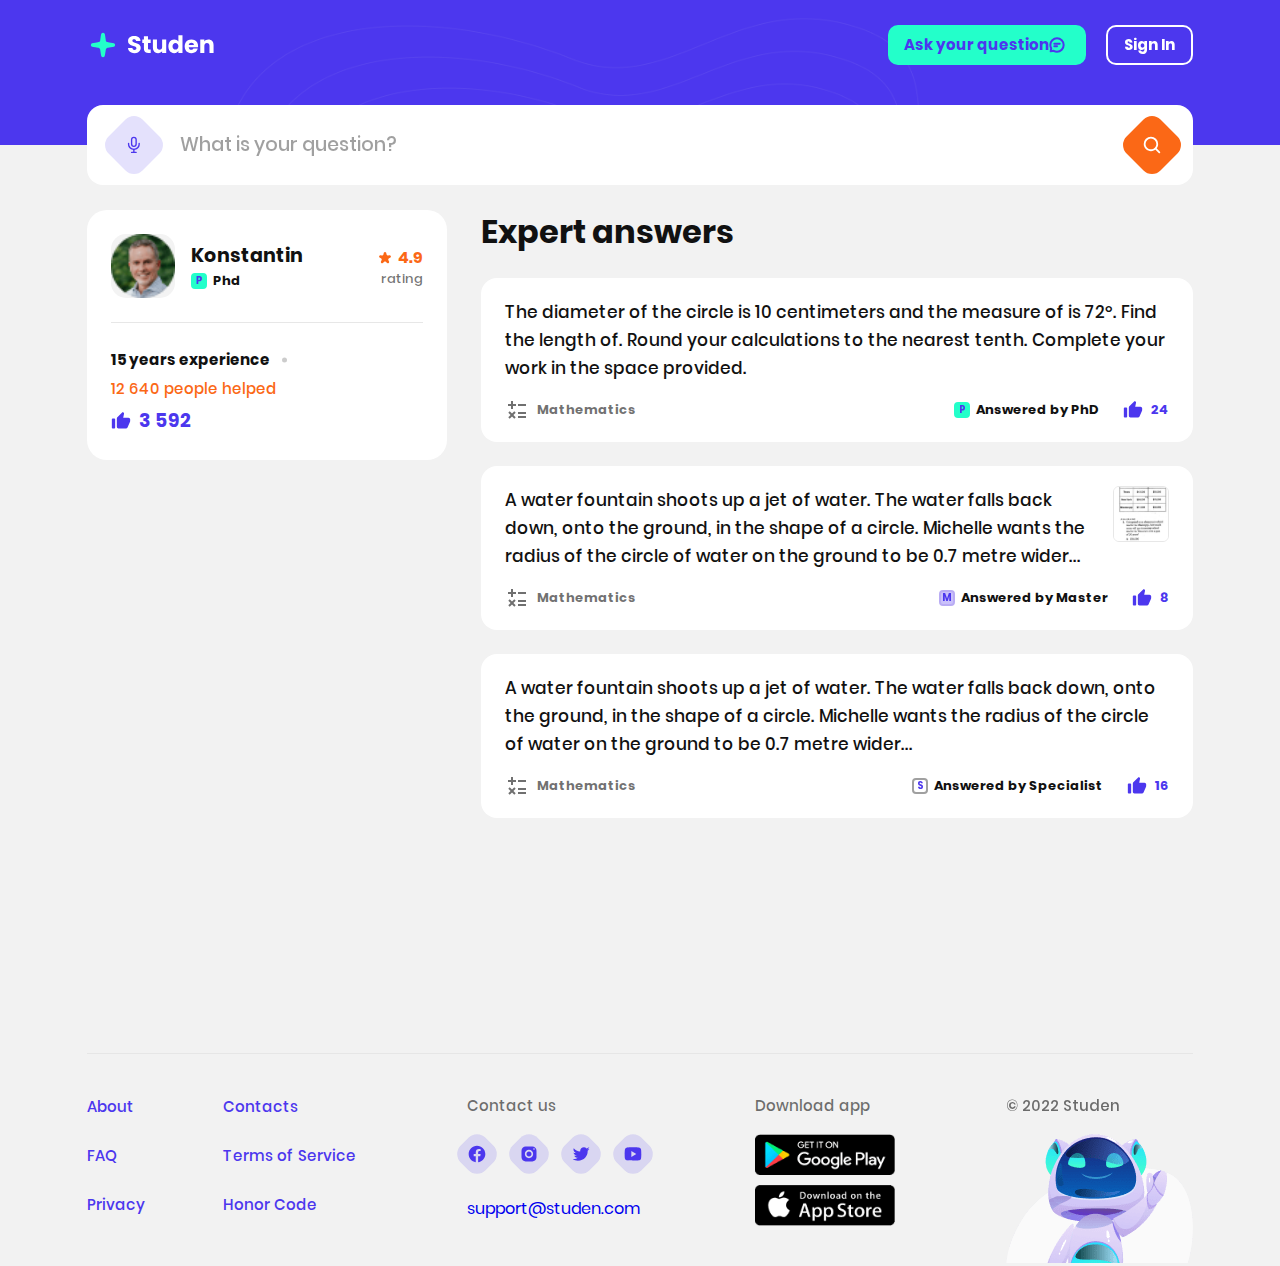
<file: student-master/html/expert.html>
<!DOCTYPE html>
<html lang="en">
  <head>
    <meta charset="UTF-8">
    <meta name="description" content="Artyom Titov">
    <meta http-equiv="X-UA-Compatible" content="IE=edge">
    <meta name="format-detection" content="telephone=no">
    <meta name="viewport" content="width=device-width, initial-scale=1.0">
    <title>Question</title>
    <link rel="shortcut icon" href="../img/icons/favicon.ico">
    <link rel="stylesheet" href="../font/font.css">
    <link rel="stylesheet" href="../css/reset.css">
    <link rel="stylesheet" href="../css/main.css">
  </head>
  <body>
    <div class="wrapper"> 
      <div class="content"> 
        <header class="header" id="header">
          <div class="container">
            <div class="waves"><img src="../img/waves/waves.png" alt="waves"></div>
            <div class="header__nav"> <a class="logo" href="index.html"><img src="../img/icons/logo.svg" alt="logo"></a>
              <div class="header__buttons"> <a class="btn header-ask" href="#">Ask your question<img src="../img/icons/chat.svg" alt="ask"></a><a class="btn header-login popup-open" href="#">Sign In</a></div>
            </div>
            <div class="header__desc none"> 
              <h1>Get help with homework</h1>
              <p>Over <span class="quantity">11,000,000+</span> answers and solutions verified by <span class="txt"> experts <img src="../img/icons/star.svg" alt="star"></span></p>
            </div>
            <form class="search" action="#" method="post" autocomplete="on">
              <button class="search-icon btn btn-icon-dark" type="button">
                <svg width="24" height="24" viewBox="0 0 24 24" fill="none" xmlns="http://www.w3.org/2000/svg">
                  <path d="M14.5005 6.16663C14.5005 4.78591 13.3812 3.66663 12.0005 3.66663C10.6198 3.66663 9.50049 4.78591 9.50049 6.16663V11.1666C9.50049 12.5473 10.6198 13.6666 12.0005 13.6666C13.3812 13.6666 14.5005 12.5473 14.5005 11.1666V6.16663Z" stroke="#4C37EE" stroke-width="1.5"></path>
                  <path d="M6.16699 10.3333V11.1666C6.16699 11.9326 6.31788 12.6912 6.61103 13.3989C6.90418 14.1066 7.33386 14.7497 7.87554 15.2914C8.41721 15.833 9.06027 16.2627 9.76801 16.5559C10.4757 16.849 11.2343 16.9999 12.0003 16.9999C12.7664 16.9999 13.5249 16.849 14.2326 16.5559C14.9404 16.2627 15.5834 15.833 16.1251 15.2914C16.6668 14.7497 17.0965 14.1066 17.3896 13.3989C17.6828 12.6912 17.8337 11.9326 17.8337 11.1666V10.3333" stroke="#4C37EE" stroke-width="1.5" stroke-linecap="round" stroke-linejoin="round"></path>
                  <path d="M12.0005 20.3333H14.5005M12.0005 17V20.3333V17ZM12.0005 20.3333H9.50049H12.0005Z" stroke="#4C37EE" stroke-width="1.5" stroke-linecap="round" stroke-linejoin="round"></path>
                </svg>
              </button>
              <input class="input" id="search_field" type="text" placeholder="What is your question?" required>
              <button class="search__btn btn-icon" type="button"><span class="overlay-bg"></span><img class="search__icon" src="../img/icons/search-icon.svg" alt="search"><img class="search__delete" src="../img/icons/close.svg" alt="delete"></button>
              <div class="search__panel"> 
                <div class="search__panel-inner"><span class="search__panel-dot"></span></div>
              </div>
            </form>
          </div>
        </header>
        <main>  
          <div class="page"> 
            <div class="container">
              <div class="categories-grid">
                <div class="categories-right user">
                  <div class="user-profile">
                    <div class="user__desc">
                      <div class="user__data"> 
                        <div class="user__img"> <img src="../img/users/man_1.png" alt="man"></div>
                        <div class="paticipant__data-desc"> 
                          <h3 class="user__title">Konstantin</h3>
                          <div class="ranks"> <span class="paticipant-ranks hint-ranks phd">p</span><span class="ranks__txt">Phd</span></div>
                        </div>
                      </div>
                      <div class="user__rating">
                        <div class="rating-wrap rtl"><span class="rating rtl">4.9</span><img src="../img/icons/rating-star.svg" alt="star"></div>
                        <p class="small-txt">rating</p>
                      </div>
                    </div>
                    <ul class="user__specification">
                      <li> 
                        <p class="offline accent-txt years">15 years experience</p>
                      </li>
                      <li> 
                        <p class="accent-txt orange">12 640 people helped</p>
                      </li>
                      <li> 
                        <div class="liked accent-txt"><img src="../img/icons/like.svg" alt="like"><span>3 592 </span></div>
                      </li>
                    </ul>
                  </div>
                </div>
                <div class="categories-left">
                  <h2 class="question__subtitle">Expert answers</h2>
                  <div class="answer-similar-inner"><a class="answer__item" href="#"> 
                      <div class="answer__item-txt">
                        <p>The diameter of the circle is 10 centimeters and the measure of is 72º. Find the length of. Round your calculations to the nearest tenth. Complete your work in the space provided.</p>
                      </div>
                      <div class="answer__info"> 
                        <div class="answer__category">
                          <svg width="24" height="24" viewBox="0 0 24 24" fill="none" xmlns="http://www.w3.org/2000/svg">
                            <path d="M6 3V6H3V8H6V11H8V8H11V6H8V3H6ZM13 6V8H21V6H13ZM4.70703 13.293L3.29297 14.707L5.58594 17L3.29297 19.293L4.70703 20.707L7 18.4141L9.29297 20.707L10.707 19.293L8.41406 17L10.707 14.707L9.29297 13.293L7 15.5859L4.70703 13.293ZM13 14V16H21V14H13ZM13 18V20H21V18H13Z" fill="rgba(17, 17, 17, 0.6)"></path>
                          </svg><span>Mathematics</span>
                        </div>
                        <div class="answer__info-desc">
                          <div class="ranks"> <span class="paticipant-ranks hint-ranks phd">p</span><span class="ranks__txt">Answered by PhD</span></div>
                          <div class="liked"><img src="../img/icons/like.svg" alt="like"><span>24</span></div>
                        </div>
                      </div></a><a class="answer__item" href="#"> 
                      <div class="answer__item-txt">
                        <p>A water fountain shoots up a jet of water. The water falls back down, onto the ground, in the shape of a circle. Michelle wants the radius of the circle of water on the ground to be 0.7 metre wider...</p><img src="../img/education/exercise.jpg" alt="exercise">
                      </div>
                      <div class="answer__info"> 
                        <div class="answer__category">
                          <svg width="24" height="24" viewBox="0 0 24 24" fill="none" xmlns="http://www.w3.org/2000/svg">
                            <path d="M6 3V6H3V8H6V11H8V8H11V6H8V3H6ZM13 6V8H21V6H13ZM4.70703 13.293L3.29297 14.707L5.58594 17L3.29297 19.293L4.70703 20.707L7 18.4141L9.29297 20.707L10.707 19.293L8.41406 17L10.707 14.707L9.29297 13.293L7 15.5859L4.70703 13.293ZM13 14V16H21V14H13ZM13 18V20H21V18H13Z" fill="rgba(17, 17, 17, 0.6)"></path>
                          </svg><span>Mathematics </span>
                        </div>
                        <div class="answer__info-desc">
                          <div class="ranks"> <span class="paticipant-ranks hint-ranks master">m</span><span class="ranks__txt">Answered by Master</span></div>
                          <div class="liked"><img src="../img/icons/like.svg" alt="like"><span>8</span></div>
                        </div>
                      </div></a><a class="answer__item" href="#"> 
                      <div class="answer__item-txt">
                        <p>A water fountain shoots up a jet of water. The water falls back down, onto the ground, in the shape of a circle. Michelle wants the radius of the circle of water on the ground to be 0.7 metre wider...</p>
                      </div>
                      <div class="answer__info"> 
                        <div class="answer__category">
                          <svg width="24" height="24" viewBox="0 0 24 24" fill="none" xmlns="http://www.w3.org/2000/svg">
                            <path d="M6 3V6H3V8H6V11H8V8H11V6H8V3H6ZM13 6V8H21V6H13ZM4.70703 13.293L3.29297 14.707L5.58594 17L3.29297 19.293L4.70703 20.707L7 18.4141L9.29297 20.707L10.707 19.293L8.41406 17L10.707 14.707L9.29297 13.293L7 15.5859L4.70703 13.293ZM13 14V16H21V14H13ZM13 18V20H21V18H13Z" fill="rgba(17, 17, 17, 0.6)"></path>
                          </svg><span>Mathematics </span>
                        </div>
                        <div class="answer__info-desc">
                          <div class="ranks"> <span class="paticipant-ranks hint-ranks specialist">s</span><span class="ranks__txt">Answered by Specialist</span></div>
                          <div class="liked"><img src="../img/icons/like.svg" alt="like"><span>16</span></div>
                        </div>
                      </div></a></div>
                </div>
              </div>
            </div>
          </div>
        </main>
      </div>
      <div class="footer"> 
        <div class="container">
          <div class="footer-wrapper"> 
            <nav class="footer-nav">
              <ul class="footer-nav__list">
                <li class="footer-nav__item"> <a class="footer-nav__link accent-txt" href="#">About</a></li>
                <li class="footer-nav__item"> <a class="footer-nav__link accent-txt" href="#">FAQ</a></li>
                <li class="footer-nav__item"> <a class="footer-nav__link accent-txt" href="#">Privacy</a></li>
              </ul>
              <ul class="footer-nav__list">
                <li class="footer-nav__item"> <a class="footer-nav__link accent-txt" href="#">Contacts</a></li>
                <li class="footer-nav__item"> <a class="footer-nav__link accent-txt" href="#">Terms of Service</a></li>
                <li class="footer-nav__item"> <a class="footer-nav__link accent-txt" href="#">Honor Code</a></li>
              </ul>
            </nav>
            <div class="footer-socials">
              <h2 class="footer__subtitle accent-txt">Contact us</h2>
              <ul class="footer-socials__list"> 
                <li class="footer-socials__item"> <a class="btn btn-icon-dark" href="#">
                    <svg width="20" height="20" viewBox="0 0 20 20" fill="none" xmlns="http://www.w3.org/2000/svg">
                      <path d="M9.99972 1.66699C5.39722 1.66699 1.66638 5.39783 1.66638 10.0003C1.66638 14.1778 4.74388 17.6278 8.75388 18.2303V12.2087H6.69222V10.0178H8.75388V8.56033C8.75388 6.14699 9.92972 5.08783 11.9355 5.08783C12.8964 5.08783 13.4039 5.15866 13.6447 5.19116V7.10283H12.2764C11.4247 7.10283 11.1272 7.91033 11.1272 8.82033V10.0178H13.623L13.2847 12.2087H11.128V18.2478C15.1955 17.697 18.333 14.2187 18.333 10.0003C18.333 5.39783 14.6022 1.66699 9.99972 1.66699Z" fill="#4C37EE"></path>
                    </svg></a></li>
                <li class="footer-socials__item"> <a class="btn btn-icon-dark" href="#">
                    <svg width="20" height="20" viewBox="0 0 20 20" fill="none" xmlns="http://www.w3.org/2000/svg">
                      <path d="M6.66636 2.5C4.36553 2.5 2.49969 4.36583 2.49969 6.66667V13.3333C2.49969 15.6342 4.36553 17.5 6.66636 17.5H13.333C15.6339 17.5 17.4997 15.6342 17.4997 13.3333V6.66667C17.4997 4.36583 15.6339 2.5 13.333 2.5H6.66636ZM14.9997 4.16667C15.4597 4.16667 15.833 4.54 15.833 5C15.833 5.46 15.4597 5.83333 14.9997 5.83333C14.5397 5.83333 14.1664 5.46 14.1664 5C14.1664 4.54 14.5397 4.16667 14.9997 4.16667ZM9.99969 5.83333C12.3005 5.83333 14.1664 7.69917 14.1664 10C14.1664 12.3008 12.3005 14.1667 9.99969 14.1667C7.69886 14.1667 5.83303 12.3008 5.83303 10C5.83303 7.69917 7.69886 5.83333 9.99969 5.83333ZM9.99969 7.5C9.33665 7.5 8.70077 7.76339 8.23193 8.23223C7.76309 8.70107 7.49969 9.33696 7.49969 10C7.49969 10.663 7.76309 11.2989 8.23193 11.7678C8.70077 12.2366 9.33665 12.5 9.99969 12.5C10.6627 12.5 11.2986 12.2366 11.7675 11.7678C12.2363 11.2989 12.4997 10.663 12.4997 10C12.4997 9.33696 12.2363 8.70107 11.7675 8.23223C11.2986 7.76339 10.6627 7.5 9.99969 7.5Z" fill="#4C37EE"></path>
                    </svg></a></li>
                <li class="footer-socials__item"> <a class="btn btn-icon-dark" href="#">
                    <svg width="20" height="20" viewBox="0 0 20 20" fill="none" xmlns="http://www.w3.org/2000/svg">
                      <path d="M18.333 3.33252C17.6831 3.71835 16.3789 4.24419 15.6122 4.39585C15.5897 4.40169 15.5714 4.40919 15.5497 4.41502C14.8722 3.74669 13.9439 3.33252 12.9164 3.33252C10.8455 3.33252 9.16638 5.01169 9.16638 7.08252C9.16638 7.19169 9.15722 7.39252 9.16638 7.49919C6.37222 7.49919 4.24555 6.03585 2.72055 4.16585C2.55472 4.58252 2.48222 5.24085 2.48222 5.85919C2.48222 7.02669 3.39472 8.17335 4.81555 8.88419C4.55388 8.95169 4.26555 9.00002 3.96555 9.00002C3.48138 9.00002 2.96888 8.87252 2.49972 8.48585C2.49972 8.50002 2.49972 8.51335 2.49972 8.52835C2.49972 10.16 4.23138 11.2709 5.77138 11.58C5.45888 11.7642 4.82888 11.7825 4.52138 11.7825C4.30472 11.7825 3.53805 11.6834 3.33305 11.645C3.76138 12.9825 5.30638 13.7342 6.77888 13.7609C5.62722 14.6642 4.82805 14.9992 2.46972 14.9992H1.66638C3.15638 15.9542 5.05388 16.6667 6.95555 16.6667C13.1472 16.6667 16.6664 11.9475 16.6664 7.49919C16.6664 7.42752 16.6647 7.27752 16.6622 7.12669C16.6622 7.11169 16.6664 7.09752 16.6664 7.08252C16.6664 7.06002 16.6597 7.03835 16.6597 7.01585C16.6572 6.90252 16.6547 6.79669 16.6522 6.74169C17.3105 6.26669 17.8814 5.67419 18.333 4.99919C17.7289 5.26752 17.0805 5.44752 16.3997 5.52919C17.0947 5.11252 18.0822 4.11919 18.333 3.33252Z" fill="#4C37EE"></path>
                    </svg></a></li>
                <li class="footer-socials__item"> <a class="btn btn-icon-dark" href="#">
                    <svg width="20" height="20" viewBox="0 0 20 20" fill="none" xmlns="http://www.w3.org/2000/svg">
                      <path d="M17.9842 5.15516C17.7926 4.4385 17.2276 3.8735 16.5109 3.68183C15.2109 3.3335 9.99923 3.3335 9.99923 3.3335C9.99923 3.3335 4.78756 3.3335 3.48756 3.68183C2.77089 3.8735 2.20589 4.4385 2.01423 5.15516C1.66589 6.45516 1.66589 10.0002 1.66589 10.0002C1.66589 10.0002 1.66589 13.5452 2.01423 14.8452C2.20589 15.5618 2.77089 16.1268 3.48756 16.3185C4.78756 16.6668 9.99923 16.6668 9.99923 16.6668C9.99923 16.6668 15.2109 16.6668 16.5109 16.3185C17.2284 16.1268 17.7926 15.5618 17.9842 14.8452C18.3326 13.5452 18.3326 10.0002 18.3326 10.0002C18.3326 10.0002 18.3326 6.45516 17.9842 5.15516ZM8.33256 12.8868V7.1135L13.3326 10.0002L8.33256 12.8868Z" fill="#4C37EE"></path>
                    </svg></a></li>
              </ul><a class="accent-link" href="mailto:support@studen.com">support@studen.com</a>
            </div>
            <div class="footer-download"> 
              <h2 class="footer__subtitle accent-txt">Download app</h2>
              <div class="footer-download-inner"><a href="#"><img src="../img/illustrations/market/google.png" alt="google store"></a><a href="#"> <img src="../img/illustrations/market/app.png" alt="app store"></a></div>
            </div>
            <div class="footer-copyright">
              <h2 class="footer__subtitle accent-txt">&#169; 2022 Studen</h2><img class="footer-copyright__img" src="../img/illustrations/smile-robot-bg.png" alt="">
            </div>
          </div>
        </div>
      </div>
    </div>
    <div class="popup">
      <div class="popup-wrapper"> 
        <form class="popup-inner" action="#" method="post" autocomplete="on">
          <button class="popup__close btn" type="button"><img class="popup__close-img" src="../img/icons/close.svg" alt="close"></button>
          <div class="popup__top">
            <h2 class="popup__title">Sign In</h2>
            <p class="popup__text">To your account</p>
          </div>
          <div class="popup-login">
            <div class="popup-form-controls">
              <div class="popup-form-group">
                <label class="popup__label" for="email">
                  <input class="form-input" type="email" id="email" placeholder="Email" autofocus>
                </label>
              </div>
              <div class="popup-form-group">
                <label class="popup__label" for="pass">
                  <input class="form-input" type="password" id="pass" name="password" placeholder="Password">
                  <button class="icon-eye" id="pass" type="button" onclick="return show_hide_password(this);"></button>
                </label>
              </div>
            </div>
            <button class="btn btn-secondary" type="submit">Sign In</button>
          </div>
          <p class="popup-sign__text accent-txt">Don't have an account? <a href="#">Sign up</a></p>
          <div class="popup-login-continue"> 
            <p class="popup-sign__text accent-txt">Or continue with</p>
            <div class="popup-login-entry"> <a class="btn-sign btn" href="#">Google
                <svg width="21" height="20" viewBox="0 0 21 20" fill="none" xmlns="http://www.w3.org/2000/svg">
                  <path d="M18.6713 8.36824H18.0001V8.33366H10.5001V11.667H15.2097C14.5226 13.6074 12.6763 15.0003 10.5001 15.0003C7.73883 15.0003 5.50008 12.7616 5.50008 10.0003C5.50008 7.23907 7.73883 5.00032 10.5001 5.00032C11.7747 5.00032 12.9342 5.48116 13.8172 6.26657L16.1742 3.90949C14.6859 2.52241 12.6951 1.66699 10.5001 1.66699C5.898 1.66699 2.16675 5.39824 2.16675 10.0003C2.16675 14.6024 5.898 18.3337 10.5001 18.3337C15.1022 18.3337 18.8334 14.6024 18.8334 10.0003C18.8334 9.44157 18.7759 8.89616 18.6713 8.36824Z" fill="#FFC107"></path>
                  <path d="M3.12744 6.12158L5.86536 8.12949C6.60619 6.29533 8.40036 5.00033 10.4999 5.00033C11.7745 5.00033 12.9341 5.48116 13.817 6.26658L16.1741 3.90949C14.6858 2.52241 12.6949 1.66699 10.4999 1.66699C7.29911 1.66699 4.52327 3.47408 3.12744 6.12158Z" fill="#FF3D00"></path>
                  <path d="M10.5 18.3336C12.6525 18.3336 14.6084 17.5099 16.0871 16.1703L13.508 13.9878C12.6713 14.6215 11.6313 15.0003 10.5 15.0003C8.33255 15.0003 6.49213 13.6182 5.7988 11.6895L3.0813 13.7832C4.46047 16.482 7.2613 18.3336 10.5 18.3336Z" fill="#4CAF50"></path>
                  <path d="M18.6712 8.36759H18V8.33301H10.5V11.6663H15.2096C14.8796 12.5984 14.28 13.4022 13.5067 13.9876C13.5071 13.9872 13.5075 13.9872 13.5079 13.9868L16.0871 16.1693C15.9046 16.3351 18.8333 14.1663 18.8333 9.99967C18.8333 9.44092 18.7758 8.89551 18.6712 8.36759Z" fill="#1976D2"></path>
                </svg></a><a class="btn-sign btn" href="#">Apple
                <svg width="21" height="20" viewBox="0 0 21 20" fill="none" xmlns="http://www.w3.org/2000/svg">
                  <path d="M18.3108 13.9004C17.8796 14.8582 17.6718 15.2863 17.1171 16.1316C16.3405 17.3129 15.2452 18.7879 13.8921 18.7973C12.6874 18.8082 12.3765 18.0113 10.7405 18.0254C9.10614 18.0332 8.76552 18.8129 7.55927 18.8004C6.20458 18.7879 5.16864 17.4598 4.39208 16.2801C2.22021 12.9723 1.99052 9.09414 3.33271 7.03164C4.28271 5.56914 5.78427 4.70977 7.19521 4.70977C8.63271 4.70977 9.53583 5.49883 10.7233 5.49883C11.8765 5.49883 12.578 4.7082 14.2405 4.7082C15.4968 4.7082 16.8249 5.39258 17.7749 6.57383C14.6686 8.27695 15.1733 12.7129 18.3108 13.9004ZM12.978 3.38789C13.5827 2.61133 14.0421 1.51602 13.8749 0.400391C12.889 0.467578 11.7358 1.09727 11.0624 1.91289C10.4515 2.65664 9.94521 3.75977 10.1421 4.82695C11.2186 4.86133 12.3327 4.21914 12.978 3.38789Z" fill="black"></path>
                </svg></a></div>
          </div>
        </form>
      </div>
    </div>
    <script src="../js/script.js"> </script>
  </body>
</html>
</file>
<file: student-master/font/font.css>
@font-face {
    font-family: 'Poppins';
    src: url('../font/Poppins-Medium.eot');
    src: local('Poppins Medium'), local('Poppins-Medium'),
        url('../font/Poppins-Medium.eot?#iefix') format('embedded-opentype'),
        url('../font/Poppins-Medium.woff2') format('woff2'),
        url('../font/Poppins-Medium.woff') format('woff'),
        url('../font/Poppins-Medium.ttf') format('truetype');
    font-weight: 500;
    font-style: normal;
}

@font-face {
    font-family: 'Poppins';
    src: url('../font/Poppins-Regular.eot');
    src: local('Poppins Regular'), local('Poppins-Regular'),
        url('../font/Poppins-Regular.eot?#iefix') format('embedded-opentype'),
        url('../font/Poppins-Regular.woff2') format('woff2'),
        url('../font/Poppins-Regular.woff') format('woff'),
        url('../font/Poppins-Regular.ttf') format('truetype');
    font-weight: normal;
    font-style: normal;
}

@font-face {
    font-family: 'Poppins';
    src: url('../font/Poppins-MediumItalic.eot');
    src: local('Poppins Medium Italic'), local('Poppins-MediumItalic'),
        url('../font/Poppins-MediumItalic.eot?#iefix') format('embedded-opentype'),
        url('../font/Poppins-MediumItalic.woff2') format('woff2'),
        url('../font/Poppins-MediumItalic.woff') format('woff'),
        url('../font/Poppins-MediumItalic.ttf') format('truetype');
    font-weight: 500;
    font-style: italic;
}

@font-face {
    font-family: 'Poppins';
    src: url('../font/Poppins-Bold.eot');
    src: local('Poppins Bold'), local('Poppins-Bold'),
        url('../font/Poppins-Bold.eot?#iefix') format('embedded-opentype'),
        url('../font/Poppins-Bold.woff2') format('woff2'),
        url('../font/Poppins-Bold.woff') format('woff'),
        url('../font/Poppins-Bold.ttf') format('truetype');
    font-weight: bold;
    font-style: normal;
}

@font-face {
    font-family: 'Poppins';
    src: url('../font/Poppins-BoldItalic.eot');
    src: local('Poppins Bold Italic'), local('Poppins-BoldItalic'),
        url('../font/Poppins-BoldItalic.eot?#iefix') format('embedded-opentype'),
        url('../font/Poppins-BoldItalic.woff2') format('woff2'),
        url('../font/Poppins-BoldItalic.woff') format('woff'),
        url('../font/Poppins-BoldItalic.ttf') format('truetype');
    font-weight: bold;
    font-style: italic;
}
</file>
<file: student-master/css/main.css>
.overlay-bg {
  position: absolute;
  top: 50%;
  left: 50%;
  z-index: 1;
  width: 48px;
  height: 48px;
  cursor: pointer;
  transition: 0.3s;
  -webkit-transition: 0.3s;
  -moz-transition: 0.3s;
  -ms-transition: 0.3s;
  -o-transition: 0.3s;
  border-radius: 12px;
  transform: translate(-50%, -50%) rotate(45deg);
  -webkit-transform: translate(-50%, -50%) rotate(45deg);
  -moz-transform: translate(-50%, -50%) rotate(45deg);
  -ms-transform: translate(-50%, -50%) rotate(45deg);
  -o-transform: translate(-50%, -50%) rotate(45deg);
}

.start__title, .reviews__title, .experts__title, .benefits__title {
  font-weight: 700;
  font-size: 48px;
  line-height: 56px;
}

.popup__title, .question__subtitle, .question__title {
  color: #111111;
  font-size: 32px;
  font-weight: 700;
  line-height: 44px;
}

.categories-desc, .popup-sign__text a, .footer-nav__link, .banner-mini.main:hover h2, .banner-desc__top p span.color, .header__desc p span.quantity, .header-login:hover, .header-ask, .notice-message span, .tabs__btn._active, .answer__helpful span, .answers {
  color: #4C37EE;
}

.popup-sign__text, .footer__subtitle {
  color: rgba(17, 17, 17, 0.6);
}

.start-btn {
  color: #ffffff;
  padding: 16px 40px;
  border-radius: 16px;
  background: #FB6816;
}
.start-btn img,
.start-btn svg {
  margin-right: 8px;
  width: 20px;
  height: 20px;
}
.start-btn:hover {
  background: #FF4D00;
}

html,
body {
  height: 100%;
  scroll-behavior: smooth;
}

body {
  font-size: 16px;
  font-weight: normal;
  font-family: "Poppins";
  background: #F2F2F2;
  border-radius: 4px;
  -webkit-border-radius: 4px;
  -moz-border-radius: 4px;
  -ms-border-radius: 4px;
  -o-border-radius: 4px;
}

.none {
  display: none;
}

main {
  position: relative;
}
main.active {
  padding-top: 225px;
}
main .overlay {
  position: absolute;
  top: 0;
  left: 0;
  z-index: 2;
  opacity: 0;
  width: 100%;
  height: 100%;
  display: block;
  transition: 0.3s;
  pointer-events: none;
  -webkit-transition: 0.3s;
  -moz-transition: 0.3s;
  -ms-transition: 0.3s;
  -o-transition: 0.3s;
  background: rgba(17, 17, 17, 0.6);
}
main .overlay.blur {
  opacity: 0.4;
  pointer-events: all;
}

.container {
  margin: 0 auto;
  padding: 0 12px;
  max-width: 1130px;
  width: 100%;
}

.wrapper {
  min-height: 100%;
  display: -webkit-box;
  display: -ms-flexbox;
  display: flex;
  -webkit-box-orient: vertical;
  -webkit-box-direction: normal;
      -ms-flex-direction: column;
          flex-direction: column;
}

.content {
  -webkit-box-flex: 1;
      -ms-flex: 1 0 auto;
          flex: 1 0 auto;
}
.content .full {
  position: fixed;
  top: 0;
  left: 0;
  z-index: 4;
  width: 100%;
  height: 100%;
  opacity: 0;
  pointer-events: none;
  transition: 0.3s;
  -webkit-transition: 0.3s;
  -moz-transition: 0.3s;
  -ms-transition: 0.3s;
  -o-transition: 0.3s;
  background: -webkit-gradient(linear, left top, left bottom, from(rgba(76, 55, 238, 0.75)), to(rgba(76, 55, 238, 0)));
  background: linear-gradient(180deg, rgba(76, 55, 238, 0.75) 0%, rgba(76, 55, 238, 0) 100%);
}
.content .full.active {
  opacity: 1;
  pointer-events: all;
}

footer {
  -webkit-box-flex: 0;
      -ms-flex: 0 0 auto;
          flex: 0 0 auto;
}

.page {
  padding-top: 65px;
  padding-bottom: 235px;
}
.page.pb {
  padding-bottom: 40px;
}

.accent-txt {
  font-size: 15px;
  font-weight: 500;
  line-height: 24px;
}

.btn {
  position: relative;
  z-index: 1;
  font-size: 15px;
  font-weight: 600;
  line-height: 24px;
  transition: 0.3s;
  -webkit-box-align: center;
      -ms-flex-align: center;
          align-items: center;
  display: -webkit-inline-box;
  display: -ms-inline-flexbox;
  display: inline-flex;
  -webkit-box-pack: center;
      -ms-flex-pack: center;
          justify-content: center;
  border-radius: 10px;
  -webkit-transition: 0.3s;
  -moz-transition: 0.3s;
  -ms-transition: 0.3s;
  -o-transition: 0.3s;
  -webkit-border-radius: 10px;
  -moz-border-radius: 10px;
  -ms-border-radius: 10px;
  -o-border-radius: 10px;
}
.btn * {
  -webkit-transition: 0.3s;
  transition: 0.3s;
}
.btn-icon-dark::before {
  background: rgba(76, 55, 238, 0.15);
}
.btn-icon-dark:hover path {
  stroke: #ffffff;
}
.btn-icon-dark:hover::before {
  background: #4C37EE;
}
.btn-main.btn {
  padding: 16px 24px;
  -webkit-box-orient: horizontal;
  -webkit-box-direction: normal;
      -ms-flex-direction: row;
          flex-direction: row;
  color: #4C37EE;
  background: #ffffff;
  border-radius: 16px;
  -webkit-box-shadow: 0px 8px 56px rgba(17, 17, 17, 0.07);
          box-shadow: 0px 8px 56px rgba(17, 17, 17, 0.07);
}
.btn-main.btn svg,
.btn-main.btn img {
  margin-right: 8px;
  font-size: 0;
}
.btn-main.btn:hover {
  color: #ffffff;
  background: #4C37EE;
}
.btn-main.btn:hover path {
  fill: #ffffff;
}
.btn-main.btn:disabled {
  color: rgba(17, 17, 17, 0.6);
  background: rgba(17, 17, 17, 0.1);
  border: 1px solid transparent;
}
.btn-main.btn:disabled path {
  fill: rgba(17, 17, 17, 0.6);
}
.btn-secondary {
  width: 100%;
  padding: 16px 0;
  color: #ffffff;
  background: #4C37EE;
  border-radius: 16px;
}
.btn-secondary:hover {
  background: #6857ed;
}
.btn-sign {
  -webkit-box-flex: 1;
      -ms-flex: 1 1 50%;
          flex: 1 1 50%;
  padding: 16px 25px;
  color: #111111;
  background: #ffffff;
  border-radius: 16px;
  border: 1px solid rgba(17, 17, 17, 0.03);
  -webkit-border-radius: 16px;
  -moz-border-radius: 16px;
  -ms-border-radius: 16px;
  -o-border-radius: 16px;
}
.btn-sign img,
.btn-sign svg {
  margin-right: 7px;
  width: 20px;
  height: 20px;
}
.btn-sign:hover {
  color: #4C37EE;
  -webkit-box-shadow: 0px 8px 56px rgba(0, 0, 0, 0.07);
          box-shadow: 0px 8px 56px rgba(0, 0, 0, 0.07);
}
.btn-full {
  width: 100%;
  padding: 12px 24px;
  display: -webkit-box;
  display: -ms-flexbox;
  display: flex;
  -webkit-box-align: center;
      -ms-flex-align: center;
          align-items: center;
  color: rgba(17, 17, 17, 0.8);
  font-weight: 600;
  -webkit-transition: 0.1s;
  transition: 0.1s;
}
.btn-full-icon {
  margin-right: 16px;
  -ms-flex-negative: 0;
      flex-shrink: 0;
  display: -webkit-box;
  display: -ms-flexbox;
  display: flex;
  -webkit-box-align: center;
      -ms-flex-align: center;
          align-items: center;
  -webkit-box-pack: center;
      -ms-flex-pack: center;
          justify-content: center;
  width: min(40px, 100%);
  height: 40px;
  border-radius: 6px;
  background: rgba(17, 17, 17, 0.05);
  -webkit-transition: 0.3s;
  transition: 0.3s;
}
.btn-full-icon path {
  -webkit-transition: 0.3s;
  transition: 0.3s;
}
.btn-full:hover {
  color: #111111;
  background: rgba(17, 17, 17, 0.03);
}
.btn::before {
  content: "";
  position: absolute;
  top: 50%;
  left: 50%;
  z-index: -1;
  width: 48px;
  height: 48px;
  cursor: pointer;
  transition: 0.3s;
  -webkit-transition: 0.3s;
  -moz-transition: 0.3s;
  -ms-transition: 0.3s;
  -o-transition: 0.3s;
  border-radius: 12px;
  transform: translate(-50%, -50%) rotate(45deg);
  -webkit-transform: translate(-50%, -50%) rotate(45deg);
  -moz-transform: translate(-50%, -50%) rotate(45deg);
  -ms-transform: translate(-50%, -50%) rotate(45deg);
  -o-transform: translate(-50%, -50%) rotate(45deg);
}
.btn:disabled {
  color: rgba(0, 0, 0, 0.2);
  background: rgba(17, 17, 17, 0.05);
}

.overlay-bg {
  background: #FB6816;
}
.overlay-bg.blur {
  background: rgba(17, 17, 17, 0.1);
}

.waves {
  position: absolute;
  top: 0px;
  left: 50%;
  width: 100%;
  opacity: 0.07;
  max-width: 1445px;
  pointer-events: none;
  transform: translateX(-50%);
  -webkit-transform: translateX(-50%);
  -moz-transform: translateX(-50%);
  -ms-transform: translateX(-50%);
  -o-transform: translateX(-50%);
}
.waves img {
  width: 100%;
}

.small-txt {
  color: rgba(17, 17, 17, 0.6);
  font-size: 13px;
  font-weight: 500;
  line-height: 18px;
}

.offline {
  position: relative;
  display: inline-block;
}
.offline::before {
  content: "";
  position: absolute;
  top: 50%;
  right: -17px;
  width: 5px;
  height: 5px;
  border-radius: 50%;
  transform: translateY(-50%);
  background: rgba(0, 0, 0, 0.2);
  -webkit-transform: translateY(-50%);
  -moz-transform: translateY(-50%);
  -ms-transform: translateY(-50%);
  -o-transform: translateY(-50%);
  -webkit-border-radius: 50%;
  -moz-border-radius: 50%;
  -ms-border-radius: 50%;
  -o-border-radius: 50%;
}

.liked {
  min-width: 103px;
  display: -webkit-box;
  display: -ms-flexbox;
  display: flex;
  -webkit-box-align: center;
      -ms-flex-align: center;
          align-items: center;
  color: #4C37EE;
  font-size: 19px;
  font-weight: 600;
  line-height: 30px;
}
.liked img {
  margin-right: 8px;
}

.years {
  color: #111111;
  font-weight: 600;
}

.orange {
  color: #FB6816;
}

.answers {
  font-weight: 600;
}

.search {
  position: relative;
  padding: 12px 16px;
  bottom: -50%;
  z-index: 3;
  width: 100%;
  height: 80px;
  background: #ffffff;
  border-radius: 16px;
  display: -webkit-box;
  display: -ms-flexbox;
  display: flex;
  -webkit-box-align: center;
      -ms-flex-align: center;
          align-items: center;
  -webkit-box-pack: justify;
      -ms-flex-pack: justify;
          justify-content: space-between;
  -webkit-transform: translateY(50%);
          transform: translateY(50%);
  -webkit-border-radius: 16px;
  -moz-border-radius: 16px;
  -ms-border-radius: 16px;
  -o-border-radius: 16px;
}
.search .input {
  margin-left: 55px;
}
.search-icon {
  left: 20px;
  display: -webkit-box;
  display: -ms-flexbox;
  display: flex;
  -webkit-box-align: center;
      -ms-flex-align: center;
          align-items: center;
  -webkit-box-pack: center;
      -ms-flex-pack: center;
          justify-content: center;
}
.search__btn {
  position: relative;
  right: 16px;
  display: -webkit-box;
  display: -ms-flexbox;
  display: flex;
  -webkit-box-align: center;
      -ms-flex-align: center;
          align-items: center;
  -webkit-box-pack: center;
      -ms-flex-pack: center;
          justify-content: center;
}
.search__btn img,
.search__btn svg {
  position: relative;
  z-index: 1;
}
.search__btn.blur {
  background: rgba(17, 17, 17, 0.1);
}
.search__btn.blur:hover {
  background: none;
}
.search__btn:hover ~ .overlay-bg {
  background: #FF4D00;
}
.search__icon.blur {
  width: 0;
  height: 0;
}
.search__delete {
  width: 0;
  height: 0;
}
.search__delete.blur {
  width: 100%;
  height: 100%;
}
.search__panel {
  position: absolute;
  left: 0;
  top: 65px;
  opacity: 0;
  width: 100%;
  height: 100%;
  -webkit-transition: 0.4s;
  transition: 0.4s;
  overflow-y: auto;
  max-height: 515px;
  min-height: 515px;
  pointer-events: none;
  background: #eeeeee;
  border-radius: 0 0 16px 16px;
  transform: translateY(30px);
  -webkit-border-radius: 0 0 16px 16px;
  -moz-border-radius: 0 0 16px 16px;
  -ms-border-radius: 0 0 16px 16px;
  -o-border-radius: 0 0 16px 16px;
  -webkit-transform: translateY(30px);
  -moz-transform: translateY(30px);
  -ms-transform: translateY(30px);
  -o-transform: translateY(30px);
}
.search__panel-inner {
  position: relative;
  margin: 24px;
  height: 100%;
  display: -webkit-box;
  display: -ms-flexbox;
  display: flex;
  -webkit-box-align: center;
      -ms-flex-align: center;
          align-items: center;
  -webkit-box-pack: center;
      -ms-flex-pack: center;
          justify-content: center;
  border-top: 1px solid rgba(17, 17, 17, 0.1);
}
.search__panel-inner::before {
  content: "";
  position: absolute;
  top: 50%;
  left: 50%;
  width: 104px;
  height: 104px;
  transform: translate(-50%, -50%) rotate(45deg);
  -webkit-transform: translate(-50%, -50%) rotate(45deg);
  -moz-transform: translate(-50%, -50%) rotate(45deg);
  -ms-transform: translate(-50%, -50%) rotate(45deg);
  -o-transform: translate(-50%, -50%) rotate(45deg);
  background: rgba(17, 17, 17, 0.1);
  border-radius: 22px;
}
.search__panel-dot {
  position: relative;
  margin: 0 12px;
  width: 4px;
  height: 4px;
  display: block;
  background: rgba(17, 17, 17, 0.4);
  border-radius: 50%;
  -webkit-border-radius: 50%;
  -moz-border-radius: 50%;
  -ms-border-radius: 50%;
  -o-border-radius: 50%;
}
.search__panel-dot::after {
  content: "";
  position: absolute;
  left: -12px;
  width: inherit;
  height: inherit;
  background: inherit;
  border-radius: inherit;
  -webkit-border-radius: inherit;
  -moz-border-radius: inherit;
  -ms-border-radius: inherit;
  -o-border-radius: inherit;
}
.search__panel-dot::before {
  content: "";
  position: absolute;
  right: -12px;
  width: inherit;
  height: inherit;
  background: inherit;
  border-radius: inherit;
}
.search__panel.blur {
  opacity: 1;
  pointer-events: all;
  -webkit-transform: translateY(0px);
          transform: translateY(0px);
}
.search__panel::-webkit-scrollbar {
  width: 0;
  height: 0;
}
.search.blur {
  background: #eeeeee;
}
.search.active {
  margin-top: 24px;
  bottom: 0;
  transform: none;
  -webkit-transform: none;
  -moz-transform: none;
  -ms-transform: none;
  -o-transform: none;
}

.input {
  padding-right: 70px;
  position: relative;
  z-index: 1;
  width: 100%;
  outline: 0;
  border: none;
  color: #111111;
  font-size: 19px;
  font-weight: 500;
  line-height: 30px;
}
.input::-webkit-input-placeholder {
  color: rgba(17, 17, 17, 0.4);
}
.input::-moz-placeholder {
  color: rgba(17, 17, 17, 0.4);
}
.input:-ms-input-placeholder {
  color: rgba(17, 17, 17, 0.4);
}
.input::-ms-input-placeholder {
  color: rgba(17, 17, 17, 0.4);
}
.input::placeholder {
  color: rgba(17, 17, 17, 0.4);
}

.form-input {
  width: 100%;
  border: none;
  outline: none;
  color: #111111;
  font-size: 15px;
  font-weight: 500;
  line-height: 24px;
}
.form-input::-webkit-input-placeholder {
  color: rgba(17, 17, 17, 0.4);
}
.form-input::-moz-placeholder {
  color: rgba(17, 17, 17, 0.4);
}
.form-input:-ms-input-placeholder {
  color: rgba(17, 17, 17, 0.4);
}
.form-input::-ms-input-placeholder {
  color: rgba(17, 17, 17, 0.4);
}
.form-input::placeholder {
  color: rgba(17, 17, 17, 0.4);
}

.hint-ranks {
  position: absolute;
  right: -2px;
  bottom: -2px;
  z-index: 1;
  width: 16px;
  height: 16px;
  display: block;
  color: #4C37EE;
  font-size: 10px;
  font-weight: 700;
  line-height: 20px;
  border-width: 2px;
  border-radius: 4px;
  border-style: solid;
  display: -webkit-box;
  display: -ms-flexbox;
  display: flex;
  -webkit-box-align: center;
      -ms-flex-align: center;
          align-items: center;
  -webkit-box-pack: center;
      -ms-flex-pack: center;
          justify-content: center;
  text-transform: uppercase;
}
.hint-ranks.phd {
  background: #23FFCA;
  border-color: #23FFCA;
}
.hint-ranks.master {
  background: #CAC1FA;
  border-color: #B9ACF4;
}
.hint-ranks.specialist {
  background: #ffffff;
  border-color: #A0A0A0;
}
.hint-ranks__content {
  padding: 6px 12px;
  position: absolute;
  right: -37px;
  bottom: 24px;
  z-index: 1;
  opacity: 0;
  -webkit-transition: 0.3s;
  transition: 0.3s;
  pointer-events: none;
  display: -webkit-box;
  display: -ms-flexbox;
  display: flex;
  -webkit-box-align: center;
      -ms-flex-align: center;
          align-items: center;
  -webkit-box-pack: center;
      -ms-flex-pack: center;
          justify-content: center;
  background: #67676c;
  border-radius: 8px;
  line-height: 18px;
  font-weight: 500;
  font-size: 13px;
  color: #ffffff;
  transform: translateY(10px);
  -webkit-transform: translateY(10px);
  -moz-transform: translateY(10px);
  -ms-transform: translateY(10px);
  -o-transform: translateY(10px);
}
.hint-ranks__content::before {
  content: "";
  position: absolute;
  bottom: -5px;
  left: 20px;
  z-index: 1;
  width: 0;
  height: 0;
  border-style: solid;
  border-width: 6px 5px 0 5px;
  border-color: #67676c transparent transparent transparent;
}
.hint-ranks:hover ~ .hint-ranks__content {
  opacity: 1;
  pointer-events: all;
  transform: translateY(0px);
  -webkit-transform: translateY(0px);
  -moz-transform: translateY(0px);
  -ms-transform: translateY(0px);
  -o-transform: translateY(0px);
}

.rating {
  padding-right: 7px;
  font-weight: 600;
  color: #FB6816;
}
.rating.rtl {
  padding-left: 7px;
  padding-right: 0;
}
.rating-wrap {
  display: -webkit-box;
  display: -ms-flexbox;
  display: flex;
  -webkit-box-align: center;
      -ms-flex-align: center;
          align-items: center;
}
.rating-wrap.rtl {
  -webkit-box-orient: horizontal;
  -webkit-box-direction: reverse;
      -ms-flex-direction: row-reverse;
          flex-direction: row-reverse;
}

.answer {
  margin-top: 24px;
}
.answer-content {
  overflow: hidden;
  padding: 24px 32px;
  background: #ffffff;
  border-radius: 20px;
}
.answer-block {
  padding-top: 40px;
}
.answer__desc {
  margin-bottom: 40px;
  position: relative;
}
.answer__desc * {
  color: #111111;
  font-size: 19px;
  font-weight: 500;
  line-height: 30px;
}
.answer__desc p,
.answer__desc li {
  margin-bottom: 25px;
}
.answer__desc p:last-child,
.answer__desc li:last-child {
  margin-bottom: 0;
}
.answer__date {
  margin-bottom: 8px;
  gap: 20px;
  display: -webkit-box;
  display: -ms-flexbox;
  display: flex;
  -webkit-box-align: center;
      -ms-flex-align: center;
          align-items: center;
  -webkit-box-pack: justify;
      -ms-flex-pack: justify;
          justify-content: space-between;
}
.answer__date-txt {
  color: rgba(17, 17, 17, 0.6);
  font-size: 13px;
  font-weight: 600;
  line-height: 20px;
}
.answer__unlock {
  position: absolute;
  top: 0;
  left: 0;
  z-index: 1;
  width: 100%;
  height: 100%;
  display: -webkit-box;
  display: -ms-flexbox;
  display: flex;
  -webkit-box-align: center;
      -ms-flex-align: center;
          align-items: center;
  -webkit-box-orient: vertical;
  -webkit-box-direction: normal;
      -ms-flex-direction: column;
          flex-direction: column;
  -webkit-box-pack: center;
      -ms-flex-pack: center;
          justify-content: center;
  -webkit-backdrop-filter: blur(14px);
          backdrop-filter: blur(14px);
  background: rgba(255, 255, 255, 0.7);
}
.answer__unlock-icon {
  margin-bottom: 55px;
  display: block;
}
.answer__unlock-icon::before {
  width: 87px;
  height: 87px;
  background: #4C37EE;
  border-radius: 24px;
}
.answer__unlock-txt {
  color: #111111;
  font-size: 20px;
  font-weight: 700;
  line-height: 24px;
}
.answer__feedback {
  position: relative;
  border-top: 1px solid rgba(17, 17, 17, 0.05);
}
.answer__feedback-bottom {
  padding-top: 40px;
  padding-bottom: 68px;
  gap: 20px;
  display: none;
  -webkit-box-align: center;
      -ms-flex-align: center;
          align-items: center;
  -webkit-box-pack: justify;
      -ms-flex-pack: justify;
          justify-content: space-between;
}
.answer__feedback-btns {
  gap: 16px;
  display: -webkit-box;
  display: -ms-flexbox;
  display: flex;
  -webkit-box-align: center;
      -ms-flex-align: center;
          align-items: center;
}
.answer__helpful {
  padding: 53px 0;
  display: -webkit-box;
  display: -ms-flexbox;
  display: flex;
  -webkit-box-align: center;
      -ms-flex-align: center;
          align-items: center;
  background: #ffffff;
  -webkit-box-pack: center;
      -ms-flex-pack: center;
          justify-content: center;
}
.answer__helpful p {
  display: -webkit-inline-box;
  display: -ms-inline-flexbox;
  display: inline-flex;
  -webkit-box-align: center;
      -ms-flex-align: center;
          align-items: center;
  color: #111111;
  font-size: 19px;
  font-weight: 500;
  line-height: 30px;
}
.answer__helpful span {
  display: -webkit-box;
  display: -ms-flexbox;
  display: flex;
  -webkit-box-align: center;
      -ms-flex-align: center;
          align-items: center;
}
.answer__helpful img {
  margin: 0 5px;
}
.answer-more {
  margin-top: 32px;
}
.answer-similar {
  margin-top: 48px;
}
.answer-similar-inner {
  width: 100%;
  display: -webkit-box;
  display: -ms-flexbox;
  display: flex;
  -webkit-box-orient: vertical;
  -webkit-box-direction: normal;
      -ms-flex-direction: column;
          flex-direction: column;
}
.answer__item {
  margin-bottom: 24px;
  padding: 20px 24px;
  width: 100%;
  display: -webkit-box;
  display: -ms-flexbox;
  display: flex;
  -webkit-box-orient: vertical;
  -webkit-box-direction: normal;
      -ms-flex-direction: column;
          flex-direction: column;
  overflow: hidden;
  background: #ffffff;
  border-radius: 16px;
}
.answer__item-txt {
  margin-bottom: 16px;
  display: -webkit-box;
  display: -ms-flexbox;
  display: flex;
  -webkit-box-align: start;
      -ms-flex-align: start;
          align-items: flex-start;
  -webkit-box-pack: justify;
      -ms-flex-pack: justify;
          justify-content: space-between;
}
.answer__item-txt p {
  color: #111111;
  font-size: 17px;
  font-weight: 500;
  line-height: 28px;
}
.answer__item-txt img {
  margin-left: 24px;
  width: min(56px, 100%);
  height: 56px;
  -ms-flex-negative: 0;
      flex-shrink: 0;
  overflow: hidden;
  -o-object-fit: cover;
     object-fit: cover;
  border-radius: 6px;
  border: 1px solid rgba(17, 17, 17, 0.1);
}
.answer__item:last-child {
  margin-bottom: 0;
}
.answer__info {
  display: -webkit-box;
  display: -ms-flexbox;
  display: flex;
  -webkit-box-align: center;
      -ms-flex-align: center;
          align-items: center;
  -webkit-box-pack: justify;
      -ms-flex-pack: justify;
          justify-content: space-between;
}
.answer__info-desc {
  display: -webkit-box;
  display: -ms-flexbox;
  display: flex;
  -webkit-box-align: center;
      -ms-flex-align: center;
          align-items: center;
  -webkit-box-pack: justify;
      -ms-flex-pack: justify;
          justify-content: space-between;
}
.answer__info-desc .ranks {
  margin-right: 24px;
}
.answer__info-desc .liked {
  min-width: -webkit-fit-content;
  min-width: -moz-fit-content;
  min-width: fit-content;
}
.answer__info-desc .liked span {
  font-size: 13px;
  font-weight: 600;
  line-height: 20px;
}
.answer__category {
  display: -webkit-box;
  display: -ms-flexbox;
  display: flex;
  -webkit-box-align: center;
      -ms-flex-align: center;
          align-items: center;
}
.answer__category img,
.answer__category svg {
  margin-right: 8px;
}
.answer__category span {
  color: rgba(17, 17, 17, 0.6);
  font-size: 13px;
  font-weight: 600;
  line-height: 20px;
}

.question {
  padding-bottom: 40px;
  border-bottom: 1px solid rgba(17, 17, 17, 0.05);
}
.question__title {
  margin-bottom: 16px;
}
.question__subtitle {
  margin-bottom: 24px;
}
.question-txt {
  margin-bottom: 33px;
}
.question__text {
  color: #111111;
  font-size: 19px;
  font-weight: 500;
  line-height: 30px;
}
.question__img {
  width: 100%;
  height: 100%;
  display: -webkit-box;
  display: -ms-flexbox;
  display: flex;
  overflow: hidden;
  -webkit-box-align: center;
      -ms-flex-align: center;
          align-items: center;
  -webkit-box-pack: center;
      -ms-flex-pack: center;
          justify-content: center;
  max-height: 380px;
  border-radius: 20px;
  background: rgba(17, 17, 17, 0.03);
  border: 1px solid rgba(17, 17, 17, 0.03);
}
.question__feedback {
  opacity: 0.8;
  color: #111111;
  font-weight: 600;
}

.paticipant {
  gap: 20px;
  width: 100%;
  padding: 16px;
  -webkit-transition: 0.3s;
  transition: 0.3s;
  overflow: hidden;
  border-radius: 20px;
  background: rgba(17, 17, 17, 0.03);
  border: 1px solid rgba(17, 17, 17, 0.03);
  -webkit-box-align: center;
      -ms-flex-align: center;
          align-items: center;
  display: -webkit-inline-box;
  display: -ms-inline-flexbox;
  display: inline-flex;
  -webkit-box-pack: justify;
      -ms-flex-pack: justify;
          justify-content: space-between;
}
.paticipant__data {
  -webkit-box-flex: 1;
      -ms-flex: 1;
          flex: 1;
  display: -webkit-box;
  display: -ms-flexbox;
  display: flex;
  -webkit-box-align: center;
      -ms-flex-align: center;
          align-items: center;
}
.paticipant__img {
  margin-right: 16px;
  max-width: 48px;
  width: 100%;
}
.paticipant__img img {
  width: 100%;
}
.paticipant__title {
  position: relative;
  color: #111111;
  font-weight: 600;
}
.paticipant-ranks {
  margin-right: 6px;
  position: static;
}
.paticipant__desc {
  padding-left: 24px;
  -webkit-box-flex: 1;
      -ms-flex: 1;
          flex: 1;
  display: -webkit-box;
  display: -ms-flexbox;
  display: flex;
  -webkit-box-align: center;
      -ms-flex-align: center;
          align-items: center;
  -webkit-box-pack: justify;
      -ms-flex-pack: justify;
          justify-content: space-between;
  border-left: 1px solid rgba(17, 17, 17, 0.1);
}
.paticipant__desc-item {
  margin-right: 20px;
  display: -webkit-box;
  display: -ms-flexbox;
  display: flex;
  -webkit-box-orient: vertical;
  -webkit-box-direction: normal;
      -ms-flex-direction: column;
          flex-direction: column;
}
.paticipant__desc-item:last-child {
  margin-right: 0;
}
.paticipant__desc-txt {
  color: rgba(17, 17, 17, 0.6);
  font-size: 13px;
  font-weight: 500;
  line-height: 18px;
}
.paticipant:hover {
  background: rgba(17, 17, 17, 0.07);
  border: 1px solid rgba(17, 17, 17, 0.05);
}

.confirmed {
  position: absolute;
  top: 50%;
  right: -20px;
  transform: translateY(-50%);
  -webkit-transform: translateY(-50%);
  -moz-transform: translateY(-50%);
  -ms-transform: translateY(-50%);
  -o-transform: translateY(-50%);
}

.ranks {
  display: -webkit-box;
  display: -ms-flexbox;
  display: flex;
  -webkit-box-align: center;
      -ms-flex-align: center;
          align-items: center;
}
.ranks__txt {
  color: #111111;
  font-size: 13px;
  font-weight: 600;
  line-height: 20px;
}

.helped {
  margin-bottom: 24px;
  padding: 24px 20px;
  overflow: hidden;
  border-radius: 20px;
  background: #F2F2F2;
  border: 1px solid rgba(17, 17, 17, 0.1);
}
.helped__top {
  margin-bottom: 16px;
}
.helped__subtxt {
  color: rgba(17, 17, 17, 0.6);
}
.helped__title {
  color: #111111;
  font-size: 19px;
  font-weight: 700;
  line-height: 30px;
}
.helped-inner {
  margin-bottom: 24px;
  display: -webkit-box;
  display: -ms-flexbox;
  display: flex;
  -webkit-box-orient: vertical;
  -webkit-box-direction: normal;
      -ms-flex-direction: column;
          flex-direction: column;
}
.helped__item {
  margin-bottom: 12px;
  padding: 12px;
}
.helped__item-txt {
  margin-bottom: 8px;
}
.helped__item-txt p {
  color: #111111;
  display: -webkit-box;
  -webkit-box-orient: vertical;
  -webkit-line-clamp: 3;
  overflow: hidden;
}
.helped__info-text {
  margin-top: 16px;
  color: rgba(17, 17, 17, 0.6);
  font-size: 13px;
  font-weight: 500;
  line-height: 18px;
  text-align: center;
}

.tabs__btn._active .btn-full-icon {
  background: #4C37EE;
}
.tabs__btn._active .btn-full-icon path {
  stroke: #ffffff;
  stroke-opacity: 1;
}
.tabs__content {
  display: none;
}
.tabs__content--active {
  display: block;
}

.notice {
  position: relative;
}
.notice-inner {
  position: absolute;
  padding-top: 12px;
  left: 0;
  top: 40px;
  z-index: 5;
  opacity: 0;
  -webkit-transition: 0.3s;
  transition: 0.3s;
  pointer-events: none;
  transform: translateY(20px);
  -webkit-transform: translateY(20px);
  -moz-transform: translateY(20px);
  -ms-transform: translateY(20px);
  -o-transform: translateY(20px);
}
.notice-inner.active {
  opacity: 1;
  pointer-events: all;
  transform: translateY(0px);
  -webkit-transform: translateY(0px);
  -moz-transform: translateY(0px);
  -ms-transform: translateY(0px);
  -o-transform: translateY(0px);
}
.notice-desc {
  margin-bottom: 11px;
  margin-left: -40px;
  display: -webkit-box;
  display: -ms-flexbox;
  display: flex;
  -webkit-box-align: end;
      -ms-flex-align: end;
          align-items: flex-end;
}
.notice__img {
  margin-right: 8px;
  width: 32px;
  height: 32px;
  -ms-flex-negative: 0;
      flex-shrink: 0;
  overflow: hidden;
  border-radius: 50%;
  -webkit-border-radius: 50%;
  -moz-border-radius: 50%;
  -ms-border-radius: 50%;
  -o-border-radius: 50%;
}
.notice__img img {
  width: 100%;
  height: 100%;
  -o-object-fit: cover;
     object-fit: cover;
}
.notice-message {
  overflow: hidden;
  padding: 8px 16px;
  width: -webkit-max-content;
  width: -moz-max-content;
  width: max-content;
  background: #F2F2F2;
  border-radius: 16px 16px 16px 4px;
}
.notice-message span {
  padding-bottom: 2px;
  font-size: 13px;
  font-weight: 600;
  line-height: 20px;
}
.notice-message p {
  color: #111111;
}
.notice__btn {
  padding: 8px 16px;
}

.header {
  padding-top: 25px;
  background: #4C37EE;
  transition: 0.4s;
  -webkit-transition: 0.4s;
  -moz-transition: 0.4s;
  -ms-transition: 0.4s;
  -o-transition: 0.4s;
}
.header.active {
  padding-top: 12px;
  position: fixed;
  top: 0;
  left: 0;
  z-index: 5;
  width: 100%;
  height: 120px;
}
.header__nav {
  display: -webkit-box;
  display: -ms-flexbox;
  display: flex;
  -webkit-box-align: center;
      -ms-flex-align: center;
          align-items: center;
  -webkit-box-pack: justify;
      -ms-flex-pack: justify;
          justify-content: space-between;
}
.header__buttons {
  margin-left: auto;
  gap: 20px;
  display: -webkit-box;
  display: -ms-flexbox;
  display: flex;
  -webkit-box-align: center;
      -ms-flex-align: center;
          align-items: center;
}
.header-ask {
  padding: 8px 16px;
  background: #23FFCA;
  z-index: 5;
}
.header-ask img,
.header-ask svg {
  margin-right: 5px;
}
.header-ask .quantity {
  margin-left: 8px;
  width: 20px;
  height: 20px;
  display: -webkit-box;
  display: -ms-flexbox;
  display: flex;
  border-radius: 50%;
  background: #4C37EE;
  -webkit-box-align: center;
      -ms-flex-align: center;
          align-items: center;
  -webkit-box-pack: center;
      -ms-flex-pack: center;
          justify-content: center;
  -webkit-border-radius: 50%;
  -moz-border-radius: 50%;
  -ms-border-radius: 50%;
  -o-border-radius: 50%;
  line-height: 18px;
  font-weight: 500;
  font-size: 13px;
  color: #ffffff;
}
.header-ask:hover {
  background: #ffffff;
}
.header-login {
  padding: 6px 16px;
  color: #ffffff;
  border: 2px solid #ffffff;
}
.header-login:hover {
  background: #ffffff;
}
.header__desc {
  margin-top: 50px;
  text-align: center;
  transition: 1s;
  -webkit-transition: 1s;
  -moz-transition: 1s;
  -ms-transition: 1s;
  -o-transition: 1s;
}
.header__desc h1 {
  margin-bottom: 25px;
  line-height: 68px;
  font-weight: 700;
  font-size: 56px;
  color: #ffffff;
  opacity: 0.9;
}
.header__desc p {
  color: #ffffff;
  font-size: 19px;
  font-weight: 500;
  line-height: 30px;
}
.header__desc p span.quantity {
  padding: 5px 11px;
  font-weight: 700;
  background: #ffffff;
  border-radius: 10px;
  -webkit-border-radius: 10px;
  -moz-border-radius: 10px;
  -ms-border-radius: 10px;
  -o-border-radius: 10px;
}
.header__desc p span.txt {
  color: #FFE70D;
  -webkit-box-align: center;
      -ms-flex-align: center;
          align-items: center;
  display: -webkit-inline-box;
  display: -ms-inline-flexbox;
  display: inline-flex;
  -webkit-box-orient: horizontal;
  -webkit-box-direction: reverse;
      -ms-flex-direction: row-reverse;
          flex-direction: row-reverse;
}
.header__desc.active {
  margin: 0;
  max-height: 0;
  overflow: hidden;
}

.logo {
  max-width: 128px;
  width: 100%;
}

.avatar {
  margin-right: 8px;
  width: 24px;
  height: 24px;
  -o-object-fit: cover;
     object-fit: cover;
}

.categories__card {
  padding: 12px;
  display: inline-block;
  overflow: hidden;
  background: #ffffff;
  border-radius: 16px;
}
.categories__card-icon {
  margin-bottom: 38px;
  width: 48px;
  height: 48px;
  -webkit-transition: 0.3s;
  transition: 0.3s;
  display: -webkit-box;
  display: -ms-flexbox;
  display: flex;
  -webkit-box-align: center;
      -ms-flex-align: center;
          align-items: center;
  -webkit-box-pack: center;
      -ms-flex-pack: center;
          justify-content: center;
  border-radius: 10px;
  background: rgba(76, 55, 238, 0.15);
  -webkit-border-radius: 10px;
  -moz-border-radius: 10px;
  -ms-border-radius: 10px;
  -o-border-radius: 10px;
}
.categories__card-icon path {
  -webkit-transition: 0.3s;
  transition: 0.3s;
}
.categories__card-title {
  margin-bottom: 5px;
  transition: 0.3s;
  color: #111111;
  font-size: 13px;
  font-weight: 600;
  line-height: 20px;
  -webkit-transition: 0.3s;
  -moz-transition: 0.3s;
  -ms-transition: 0.3s;
  -o-transition: 0.3s;
}
.categories__card-txt {
  opacity: 0.7;
  color: #111111;
  font-size: 13px;
  font-weight: 500;
  line-height: 18px;
}
.categories__card:hover .categories__card-icon {
  background: #4C37EE;
}
.categories__card:hover .categories__card-icon path {
  fill: #ffffff;
}
.categories__card:hover .categories__card-title {
  color: #4C37EE;
}
.categories__card.placement {
  -ms-grid-column: 1;
  -ms-grid-column-span: 2;
  grid-column: 1/3;
}
.categories__card.technology {
  -ms-grid-column: 3;
  -ms-grid-column-span: 2;
  grid-column: 3/5;
}

.sidebar {
  margin-bottom: 24px;
  width: 100%;
  overflow: hidden;
  background: #ffffff;
  border-radius: 20px;
}
.sidebar__top {
  padding: 20px 25px 25px;
}
.sidebar__title {
  margin-bottom: 5px;
  color: #111111;
  font-size: 19px;
  font-weight: 700;
  line-height: 30px;
}
.sidebar__txt {
  color: rgba(17, 17, 17, 0.6);
  font-size: 15px;
  font-weight: 500;
  line-height: 24px;
}
.sidebar-inner {
  margin-bottom: 25px;
  display: -webkit-box;
  display: -ms-flexbox;
  display: flex;
  -webkit-box-orient: vertical;
  -webkit-box-direction: normal;
      -ms-flex-direction: column;
          flex-direction: column;
}
.sidebar__user {
  padding: 10px 25px;
  transition: 0.3s;
  gap: 15px;
  display: -webkit-box;
  display: -ms-flexbox;
  display: flex;
  -webkit-box-align: center;
      -ms-flex-align: center;
          align-items: center;
  -webkit-box-pack: justify;
      -ms-flex-pack: justify;
          justify-content: space-between;
  -webkit-transition: 0.3s;
  -moz-transition: 0.3s;
  -ms-transition: 0.3s;
  -o-transition: 0.3s;
}
.sidebar__user:hover {
  background: rgba(17, 17, 17, 0.03);
}
.sidebar__user:hover .sidebar__user-name {
  color: #4C37EE;
}
.sidebar__user-content {
  display: -webkit-box;
  display: -ms-flexbox;
  display: flex;
  -webkit-box-align: center;
      -ms-flex-align: center;
          align-items: center;
}
.sidebar__user-img {
  margin-right: 12px;
  position: relative;
}
.sidebar__user-avatar {
  border-radius: 50%;
  -webkit-border-radius: 50%;
  -moz-border-radius: 50%;
  -ms-border-radius: 50%;
  -o-border-radius: 50%;
}
.sidebar__user-name {
  color: #111111;
  font-size: 15px;
  font-weight: 600;
  line-height: 24px;
  -webkit-transition: 0.3s;
  transition: 0.3s;
}
.sidebar__user-sol {
  color: rgba(17, 17, 17, 0.6);
  font-size: 13px;
  font-weight: 500;
  line-height: 18px;
}
.sidebar-info {
  padding: 25px 25px 20px;
  border-top: 1px solid rgba(17, 17, 17, 0.05);
}
.sidebar-online {
  margin-bottom: 20px;
  text-align: center;
  line-height: 28px;
  font-weight: 500;
  font-size: 17px;
  color: #111111;
}
.sidebar-online span {
  position: relative;
  padding-left: 19px;
  font-weight: 700;
  color: #30d4ad;
}
.sidebar-online span::before {
  content: "";
  position: absolute;
  top: 50%;
  left: 3px;
  width: 10px;
  height: 10px;
  border-radius: 50%;
  background: #30d4ad;
  -webkit-border-radius: 50%;
  -moz-border-radius: 50%;
  -ms-border-radius: 50%;
  -o-border-radius: 50%;
  transform: translateY(-50%);
  -webkit-transform: translateY(-50%);
  -moz-transform: translateY(-50%);
  -ms-transform: translateY(-50%);
  -o-transform: translateY(-50%);
}
.sidebar__btn {
  padding: 16px 0;
  width: 100%;
  color: #ffffff;
  background: #FB6816;
}
.sidebar__btn svg {
  margin-right: 8px;
}
.sidebar__btn:hover {
  background: #FF4D00;
}

.banner {
  margin-bottom: -40px;
  padding: 32px 32px 24px;
  position: relative;
  z-index: 1;
  width: 100%;
  gap: 20px;
  display: -webkit-box;
  display: -ms-flexbox;
  display: flex;
  -webkit-box-align: start;
      -ms-flex-align: start;
          align-items: flex-start;
  -webkit-box-pack: justify;
      -ms-flex-pack: justify;
          justify-content: space-between;
  overflow: hidden;
  background: #ffffff;
  border-radius: 16px;
}
.banner.color {
  margin-bottom: 0;
  background: #4C37EE;
}
.banner-desc {
  max-width: 312px;
  width: 100%;
}
.banner-desc__top {
  padding-bottom: 24px;
  border-bottom: 1px solid rgba(17, 17, 17, 0.05);
}
.banner-desc__top h2 {
  margin-bottom: 16px;
  line-height: 44px;
  font-weight: 700;
  font-size: 32px;
  color: #111111;
}
.banner-desc__top p {
  color: #111111;
  font-size: 19px;
  font-weight: 500;
  line-height: 30px;
}
.banner-desc__top p span {
  padding: 0 7px;
  color: #ffffff;
  font-weight: 700;
  border-radius: 7px;
  background: #4C37EE;
}
.banner-desc__top p span.color {
  background: #23FFCA;
}
.banner-desc__top.color * {
  color: #ffffff;
}
.banner-desc__txt {
  font-size: 11px;
  font-weight: 600;
  line-height: 17px;
  color: rgba(17, 17, 17, 0.4);
}
.banner-services {
  margin-top: 25px;
  margin-bottom: 32px;
  display: -webkit-box;
  display: -ms-flexbox;
  display: flex;
  -webkit-box-align: stretch;
      -ms-flex-align: stretch;
          align-items: stretch;
  -webkit-box-pack: justify;
      -ms-flex-pack: justify;
          justify-content: space-between;
}
.banner-services-download {
  margin-right: 17px;
  display: -webkit-box;
  display: -ms-flexbox;
  display: flex;
  -webkit-box-orient: vertical;
  -webkit-box-direction: normal;
      -ms-flex-direction: column;
          flex-direction: column;
  -webkit-box-pack: justify;
      -ms-flex-pack: justify;
          justify-content: space-between;
}
.banner-services__link {
  display: inline-block;
  margin-bottom: 17px;
}
.banner-services__link:last-child {
  margin-bottom: 0;
}
.banner__img {
  position: relative;
  bottom: -25px;
  max-width: 267px;
  width: 100%;
  height: 100%;
}
.banner__img img {
  width: 100%;
  height: 100%;
  -o-object-fit: cover;
     object-fit: cover;
}
.banner-mini {
  margin-bottom: 24px;
  padding: 20px 24px;
  display: inline-block;
  position: relative;
  overflow: hidden;
  width: 100%;
  z-index: 1;
  border-radius: 20px;
  background: #4C37EE;
  border: 1px solid rgba(17, 17, 17, 0.07);
}
.banner-mini.main {
  background: #F2F2F2;
  border: 1px solid rgba(17, 17, 17, 0.07);
}
.banner-mini.main h2 {
  color: #111111;
}
.banner-mini.main p {
  color: rgba(17, 17, 17, 0.6);
}
.banner-mini.main::before {
  content: "";
  position: absolute;
  top: 50%;
  right: calc(100% - 435px);
  z-index: -1;
  width: 248px;
  height: 248px;
  -webkit-transition: 0.3s;
  transition: 0.3s;
  background: #ffffff;
  border-radius: 50%;
  -webkit-border-radius: 50%;
  -moz-border-radius: 50%;
  -ms-border-radius: 50%;
  -o-border-radius: 50%;
  transform: translateY(-50%);
  -webkit-transform: translateY(-50%);
  -moz-transform: translateY(-50%);
  -ms-transform: translateY(-50%);
  -o-transform: translateY(-50%);
}
.banner-mini.main:hover::before {
  right: 0;
  width: 100%;
  border-radius: unset;
  -webkit-border-radius: unset;
  -moz-border-radius: unset;
  -ms-border-radius: unset;
  -o-border-radius: unset;
}
.banner-mini h2 {
  margin-bottom: 5px;
  line-height: 30px;
  font-weight: 700;
  font-size: 19px;
  color: #ffffff;
  transition: 0.3s;
  -webkit-transition: 0.3s;
  -moz-transition: 0.3s;
  -ms-transition: 0.3s;
  -o-transition: 0.3s;
}
.banner-mini p {
  font-size: 15px;
  font-weight: 500;
  line-height: 24px;
  color: rgba(255, 255, 255, 0.8);
}
.banner-mini__img {
  position: absolute;
  top: 5px;
  right: 24px;
  width: 100%;
  height: 100%;
  max-width: 90px;
  -o-object-fit: cover;
     object-fit: cover;
}
.banner-mini:last-child {
  margin-bottom: 0;
}

.footer {
  padding-bottom: 40px;
}
.footer-wrapper {
  padding-top: 40px;
  gap: 40px;
  display: -webkit-box;
  display: -ms-flexbox;
  display: flex;
  -ms-flex-wrap: wrap;
      flex-wrap: wrap;
  -webkit-box-align: start;
      -ms-flex-align: start;
          align-items: flex-start;
  -webkit-box-pack: justify;
      -ms-flex-pack: justify;
          justify-content: space-between;
  border-top: 1px solid rgba(17, 17, 17, 0.05);
}
.footer-nav {
  display: -webkit-box;
  display: -ms-flexbox;
  display: flex;
  -webkit-box-align: start;
      -ms-flex-align: start;
          align-items: flex-start;
}
.footer-nav__list {
  margin-right: 78px;
  display: -webkit-box;
  display: -ms-flexbox;
  display: flex;
  -webkit-box-orient: vertical;
  -webkit-box-direction: normal;
      -ms-flex-direction: column;
          flex-direction: column;
}
.footer-nav__list:last-child {
  margin-right: 0;
}
.footer-nav__item {
  margin-bottom: 24px;
}
.footer-nav__item:last-child {
  margin-bottom: 0;
}
.footer-nav__link {
  display: inline-block;
}
.footer__subtitle {
  margin-bottom: 16px;
}
.footer-socials {
  display: -webkit-box;
  display: -ms-flexbox;
  display: flex;
  -webkit-box-orient: vertical;
  -webkit-box-direction: normal;
      -ms-flex-direction: column;
          flex-direction: column;
}
.footer-socials__list {
  margin-top: 10px;
  margin-bottom: 25px;
  display: -webkit-box;
  display: -ms-flexbox;
  display: flex;
  -webkit-box-align: center;
      -ms-flex-align: center;
          align-items: center;
}
.footer-socials__item {
  margin-right: 32px;
}
.footer-socials__item a::before {
  width: 35px;
  height: 35px;
}
.footer-socials__item a:hover path {
  stroke: none;
  fill: #ffffff;
}
.footer-socials__item:last-child {
  margin-right: 0;
}
.footer-download-inner a {
  margin-bottom: 10px;
  max-width: 140px;
  display: block;
  width: 100%;
}
.footer-download-inner a:last-child {
  margin-bottom: 0;
}
.footer-copyright {
  position: relative;
}
.footer-copyright__img {
  margin-bottom: -40px;
}

.popup {
  position: fixed;
  top: 0;
  left: 0;
  opacity: 0;
  z-index: 11;
  width: 100%;
  height: 100%;
  -webkit-transition: 0.4s;
  transition: 0.4s;
  pointer-events: none;
  background: rgba(17, 17, 17, 0.6);
}
.popup.open {
  opacity: 1;
  pointer-events: all;
}
.popup-wrapper {
  position: fixed;
  top: 50%;
  left: 50%;
  width: 100%;
  -webkit-transition: 0.4s;
  transition: 0.4s;
  max-width: 360px;
  min-height: 550px;
  border-radius: 20px;
  background: #F2F2F2;
  display: -webkit-box;
  display: -ms-flexbox;
  display: flex;
  -webkit-box-orient: vertical;
  -webkit-box-direction: normal;
      -ms-flex-direction: column;
          flex-direction: column;
  -webkit-box-pack: center;
      -ms-flex-pack: center;
          justify-content: center;
  transform: translate(-50%, -50%) translateY(50px);
  -webkit-transform: translate(-50%, -50%) translateY(50px);
  -moz-transform: translate(-50%, -50%) translateY(50px);
  -ms-transform: translate(-50%, -50%) translateY(50px);
  -o-transform: translate(-50%, -50%) translateY(50px);
}
.popup-wrapper.open {
  transform: translate(-50%, -50%) translateY(0);
  -webkit-transform: translate(-50%, -50%) translateY(0);
  -moz-transform: translate(-50%, -50%) translateY(0);
  -ms-transform: translate(-50%, -50%) translateY(0);
  -o-transform: translate(-50%, -50%) translateY(0);
}
.popup-inner {
  padding: 24px;
  overflow: hidden;
}
.popup__close {
  position: absolute;
  top: 34px;
  right: 34px;
  z-index: 1;
}
.popup__close::before {
  width: 36px;
  height: 36px;
  background: rgba(17, 17, 17, 0.1);
}
.popup__close.light::before {
  background: rgba(255, 255, 255, 0.2);
}
.popup__top {
  margin-bottom: 24px;
}
.popup__title {
  margin-bottom: 12px;
}
.popup__subtitile {
  color: #111111;
  font-size: 24px;
  font-weight: 700;
  line-height: 32px;
  max-width: 203px;
}
.popup__text {
  color: rgba(17, 17, 17, 0.6);
  font-size: 17px;
  font-weight: 500;
  line-height: 28px;
}
.popup-login {
  margin-bottom: 24px;
  display: -webkit-box;
  display: -ms-flexbox;
  display: flex;
  -webkit-box-orient: vertical;
  -webkit-box-direction: normal;
      -ms-flex-direction: column;
          flex-direction: column;
}
.popup-login-continue {
  margin-top: 24px;
  padding-top: 24px;
  border-top: 1px solid rgba(17, 17, 17, 0.1);
}
.popup-login-entry {
  margin-top: 16px;
  gap: 16px;
  display: -webkit-box;
  display: -ms-flexbox;
  display: flex;
  -webkit-box-align: center;
      -ms-flex-align: center;
          align-items: center;
  -webkit-box-pack: justify;
      -ms-flex-pack: justify;
          justify-content: space-between;
}
.popup__label {
  position: relative;
}
.popup-form-controls {
  margin-bottom: 24px;
  padding: 20px;
  overflow: hidden;
  background: #ffffff;
  border-radius: 16px;
  border: 1px solid rgba(17, 17, 17, 0.03);
}
.popup-form-group {
  padding: 16px 0;
  border-bottom: 1px solid rgba(17, 17, 17, 0.05);
}
.popup-form-group .icon-eye {
  position: absolute;
  top: 50%;
  right: 0;
  width: 24px;
  height: 24px;
  transform: translate(-50%, -50%);
  -webkit-transform: translate(-50%, -50%);
  -moz-transform: translate(-50%, -50%);
  -ms-transform: translate(-50%, -50%);
  -o-transform: translate(-50%, -50%);
  background-size: contain;
  background-position: center;
  background-repeat: no-repeat;
  background-image: url("../img/icons/hide-eye.svg");
}
.popup-form-group .icon-eye.view {
  background-image: url("../img/icons/show-eye.svg");
}
.popup-form-group:first-child {
  padding-top: 0;
}
.popup-form-group:last-child {
  padding-bottom: 0;
  border-bottom: 1px solid transparent;
}
.popup-sign__text {
  text-align: center;
}
.popup-sign__text a {
  display: inline-block;
}
.popup__buttons {
  margin-top: 85px;
  width: 100%;
}
.popup__buttons button {
  margin-bottom: 40px;
  width: 100%;
}
.popup__buttons button:last-child {
  margin-bottom: 0;
}
.popup-subsrip {
  margin: 40px auto 60px;
  position: static;
  top: unset;
  left: unset;
  max-width: 880px;
  width: 100%;
  -webkit-transform: translateY(50px);
          transform: translateY(50px);
}
.popup-subsrip.open {
  transform: translateY(0px);
  -webkit-transform: translateY(0px);
  -moz-transform: translateY(0px);
  -ms-transform: translateY(0px);
  -o-transform: translateY(0px);
}
@media screen and (min-width: 480px) {
  .popup {
    overflow-y: auto;
  }
}

.description {
  padding: 24px;
  overflow: hidden;
  position: relative;
  background: #ffffff;
  border-radius: 20px;
  border: 1px solid rgba(17, 17, 17, 0.07);
}
.description__slide {
  height: auto;
}
.description__slide-inner {
  height: 100%;
  display: -webkit-box;
  display: -ms-flexbox;
  display: flex;
  -webkit-box-orient: vertical;
  -webkit-box-direction: normal;
      -ms-flex-direction: column;
          flex-direction: column;
  -webkit-box-pack: justify;
      -ms-flex-pack: justify;
          justify-content: space-between;
}
.description__title {
  margin-bottom: 8px;
  line-height: 36px;
  font-weight: 700;
  font-size: 24px;
  color: #111111;
}
.description__title__text {
  color: rgba(17, 17, 17, 0.8);
}
.description__img {
  margin: 16px auto 24px;
  max-width: 240px;
  width: 100%;
}
.description__img img {
  width: 100%;
}

.swiper-horizontal > .swiper-pagination-bullets,
.swiper-pagination-bullets.swiper-pagination-horizontal,
.swiper-pagination-custom,
.swiper-pagination-fraction {
  width: 60px;
  left: unset;
  bottom: unset;
}

.swiper-pagination {
  top: 0px;
  right: 0px;
}

.swiper-pagination-bullet {
  margin-right: 12px;
  width: 6px;
  height: 6px;
  opacity: 0.2;
  background: #4C37EE;
}
.swiper-pagination-bullet:last-child {
  margin-right: 0;
}

.swiper-pagination-bullet-active {
  opacity: 1;
  background: #4C37EE;
}

.user-profile {
  padding: 24px;
  overflow: hidden;
  background: #ffffff;
  border-radius: 20px;
  -webkit-border-radius: 20px;
  -moz-border-radius: 20px;
  -ms-border-radius: 20px;
  -o-border-radius: 20px;
}
.user-profile.sections {
  padding: 24px 0 20px 0;
}
.user__desc {
  padding-bottom: 24px;
  gap: 20px;
  display: -webkit-box;
  display: -ms-flexbox;
  display: flex;
  -webkit-box-align: center;
      -ms-flex-align: center;
          align-items: center;
  -webkit-box-pack: justify;
      -ms-flex-pack: justify;
          justify-content: space-between;
  border-bottom: 1px solid rgba(17, 17, 17, 0.1);
}
.user__desc.sections {
  padding: 0 24px;
  border-bottom: 1px solid transparent;
}
.user__data {
  width: 100%;
  display: -webkit-box;
  display: -ms-flexbox;
  display: flex;
  -webkit-box-align: center;
      -ms-flex-align: center;
          align-items: center;
}
.user__data.sections {
  padding-bottom: 24px;
  border-bottom: 1px solid rgba(17, 17, 17, 0.1);
}
.user__img {
  margin-right: 16px;
  width: min(64px, 100%);
  -ms-flex-negative: 0;
      flex-shrink: 0;
  overflow: hidden;
  border-radius: 15px;
  background: rgba(17, 17, 17, 0.05);
  -webkit-border-radius: 15px;
  -moz-border-radius: 15px;
  -ms-border-radius: 15px;
  -o-border-radius: 15px;
}
.user__img img {
  width: 100%;
  height: 100%;
  -o-object-fit: cover;
     object-fit: cover;
}
.user__title {
  color: #111111;
  font-size: 19px;
  font-weight: 600;
  line-height: 30px;
  max-width: 230px;
  overflow: hidden;
  white-space: nowrap;
  text-overflow: ellipsis;
}
.user__specification {
  padding-top: 24px;
}
.user__specification li {
  margin-bottom: 5px;
}
.user__specification li:last-child {
  margin-bottom: 0;
}

a.user__title {
  margin-top: 25px;
  margin-bottom: 15px;
  display: inline-block;
  text-decoration: underline;
}

.profile-sections {
  margin-top: 12px;
}
.profile-content {
  position: relative;
  z-index: 1;
  padding: 24px;
  background: #ffffff;
  border-radius: 20px;
}
.profile-content.subs {
  background: #4C37EE;
}
.profile-content.subs *:not(.btn) {
  color: #ffffff;
}
.profile-content.subs *:not(.btn) span {
  color: #FFE70D;
}

.full__list {
  padding-bottom: 32px;
  display: -webkit-box;
  display: -ms-flexbox;
  display: flex;
  -webkit-box-orient: vertical;
  -webkit-box-direction: normal;
      -ms-flex-direction: column;
          flex-direction: column;
  border-bottom: 1px solid rgba(17, 17, 17, 0.07);
}
.full__item {
  margin-bottom: 12px;
  display: -webkit-box;
  display: -ms-flexbox;
  display: flex;
  -webkit-box-align: center;
      -ms-flex-align: center;
          align-items: center;
}
.full__item-img {
  margin-right: 16px;
  width: min(36px, 100%);
}
.full__item-img img {
  width: 100%;
}
.full__item p {
  color: #111111;
  font-size: 17px;
  font-weight: 500;
  line-height: 28px;
}
.full__item:last-child {
  margin-bottom: 0;
}

.advantages {
  padding: 32px 0;
  border-bottom: 1px solid rgba(17, 17, 17, 0.07);
}
.advantages__title {
  margin-bottom: 8px;
  color: #111111;
  font-size: 24px;
  font-weight: 700;
  line-height: 32px;
}
.advantages__title span {
  color: #FB6816;
}
.advantages .price {
  color: #111111;
  font-size: 17px;
  font-weight: 500;
  line-height: 28px;
}
.advantages .price span {
  color: rgba(17, 17, 17, 0.6);
}
.advantages__list {
  margin-top: 20px;
  max-width: 530px;
  width: 100%;
}
.advantages__list.subs {
  max-width: 605px;
}
.advantages__list.subs li::after {
  background-image: url("/img/icons/check.svg");
}
.advantages__list.subs li::before {
  background: #23FFCA;
}
.advantages__list li {
  margin-bottom: 16px;
  padding-left: 45px;
  position: relative;
}
.advantages__list li::after {
  content: "";
  position: absolute;
  top: 6px;
  left: 6px;
  width: 15px;
  height: 15px;
  background-size: contain;
  background-position: center;
  background-repeat: no-repeat;
  background-image: url("/img/icons/checked.svg");
}
.advantages__list li::before {
  content: "";
  position: absolute;
  top: 0;
  left: 0;
  width: 28px;
  height: 28px;
  display: -webkit-box;
  display: -ms-flexbox;
  display: flex;
  border-radius: 5px;
  -webkit-box-align: center;
      -ms-flex-align: center;
          align-items: center;
  -webkit-box-pack: center;
      -ms-flex-pack: center;
          justify-content: center;
  transform: rotate(45deg);
  background-color: rgba(251, 104, 22, 0.2);
  -webkit-transform: rotate(45deg);
  -moz-transform: rotate(45deg);
  -ms-transform: rotate(45deg);
  -o-transform: rotate(45deg);
}
.advantages__list li:last-child {
  margin-bottom: 0;
}
.advantages__img {
  position: absolute;
  width: 100%;
  z-index: -1;
  bottom: 35px;
  right: -195px;
  max-width: 23.25vw;
}
.advantages__img img {
  width: 100%;
  height: 385px;
  -o-object-fit: contain;
     object-fit: contain;
}

.free-trial {
  padding-top: 32px;
}
.free-trial__txt {
  margin-bottom: 24px;
  color: #111111;
  font-size: 17px;
  font-weight: 700;
  line-height: 28px;
}
.free-trial__txt span {
  color: #FB6816;
}
.free-trial-inner {
  display: -webkit-box;
  display: -ms-flexbox;
  display: flex;
  -webkit-box-align: center;
      -ms-flex-align: center;
          align-items: center;
}
.free-trial-inner .cancel {
  margin-left: 24px;
  color: rgba(17, 17, 17, 0.6);
  font-size: 15px;
  font-weight: 500;
  line-height: 24px;
}
.free-trial__btn {
  width: auto;
  padding-left: 32px;
  padding-right: 32px;
  text-transform: uppercase;
}

.categories {
  padding-top: 72px;
}
.categories-grid {
  gap: 32px;
  display: -webkit-box;
  display: -ms-flexbox;
  display: flex;
  -webkit-box-align: start;
      -ms-flex-align: start;
          align-items: flex-start;
  -webkit-box-pack: justify;
      -ms-flex-pack: justify;
          justify-content: space-between;
}
.categories__inner {
  margin-bottom: 24px;
  gap: 24px;
  width: 100%;
  display: -ms-grid;
  display: grid;
  grid-template-columns: repeat(auto-fit, minmax(145px, 1fr));
}
.categories-left {
  max-width: 712px;
  width: 100%;
}
.categories-right {
  max-width: 360px;
  width: 100%;
}
.categories-right.user {
  position: sticky;
  top: 195px;
}
.categories-desc {
  margin-bottom: 24px;
  display: -webkit-box;
  display: -ms-flexbox;
  display: flex;
  -webkit-box-align: center;
      -ms-flex-align: center;
          align-items: center;
  font-weight: 600;
}
.categories-desc svg,
.categories-desc img {
  margin-right: 8px;
}

.benefits {
  padding: 120px 0;
  position: relative;
  background: #4C37EE;
}
.benefits-wrap {
  padding: 120px 0;
}
.benefits__title {
  margin-bottom: 25px;
  color: #ffffff;
}
.benefits__txt {
  color: #ffffff;
  font-size: 19px;
  font-weight: 500;
  line-height: 30px;
}
.benefits-inner {
  margin-top: 57px;
  gap: 24px;
  display: -ms-grid;
  display: grid;
  grid-template-columns: repeat(auto-fill, minmax(345px, 1fr));
}
.benefits__card {
  position: relative;
  z-index: 1;
  padding: 36px;
  height: 312px;
  transition: 0.6s;
  overflow: hidden;
  text-align: center;
  border-radius: 16px;
  -webkit-box-align: center;
      -ms-flex-align: center;
          align-items: center;
  display: -webkit-inline-box;
  display: -ms-inline-flexbox;
  display: inline-flex;
  -webkit-box-orient: vertical;
  -webkit-box-direction: normal;
      -ms-flex-direction: column;
          flex-direction: column;
  -webkit-box-pack: center;
      -ms-flex-pack: center;
          justify-content: center;
  border: 1px solid rgba(255, 255, 255, 0.2);
  -webkit-transition: 0.6s;
  -moz-transition: 0.6s;
  -ms-transition: 0.6s;
  -o-transition: 0.6s;
}
.benefits__card-title {
  margin-bottom: 15px;
  color: #ffffff;
  -webkit-transition: 0.3s;
  transition: 0.3s;
  font-size: 24px;
  font-weight: 700;
  line-height: 32px;
}
.benefits__card-text {
  opacity: 0.8;
  color: #ffffff;
  -webkit-transition: 0.3s;
  transition: 0.3s;
  font-size: 17px;
  font-weight: 500;
  line-height: 28px;
}
.benefits__card::before {
  content: "";
  position: absolute;
  top: 0;
  left: 0;
  height: 0;
  width: 100%;
  z-index: -1;
  -webkit-transition: 0.3s;
  transition: 0.3s;
  background: #ffffff;
}
.benefits__card:hover .benefits-icon::before {
  background: #FB6816;
}
.benefits__card:hover .benefits__card-title {
  color: #111111;
}
.benefits__card:hover .benefits__card-text {
  color: rgba(17, 17, 17, 0.6);
}
.benefits__card:hover::before {
  top: unset;
  bottom: 0;
  height: 100%;
}
.benefits-icon {
  margin-bottom: 50px;
}
.benefits-icon:before {
  width: 80px;
  height: 80px;
  -webkit-backdrop-filter: blur(44px);
          backdrop-filter: blur(44px);
  background: rgba(255, 255, 255, 0.2);
}
.benefits-icon:hover::before {
  -webkit-backdrop-filter: blur(44px);
          backdrop-filter: blur(44px);
  background: rgba(255, 255, 255, 0.2);
}
.benefits__img {
  position: absolute;
  bottom: 0;
  right: 25px;
  width: 100%;
  max-width: 33.59375vw;
}
.benefits__img img {
  width: 100%;
  height: 100%;
  -o-object-fit: cover;
     object-fit: cover;
}

.experts {
  padding-top: 120px;
  padding-bottom: 112px;
}
.experts__title {
  margin-bottom: 48px;
  color: #111111;
}
.experts-wrap {
  margin-bottom: 40px;
}
.experts__item {
  margin-bottom: 16px;
  padding: 20px 25px;
  gap: 15px;
  display: -webkit-box;
  display: -ms-flexbox;
  display: flex;
  -ms-flex-wrap: wrap;
      flex-wrap: wrap;
  -webkit-box-align: center;
      -ms-flex-align: center;
          align-items: center;
  -webkit-box-pack: justify;
      -ms-flex-pack: justify;
          justify-content: space-between;
  border-radius: 16px;
  background: #ffffff;
  overflow: hidden;
}
.experts__item:last-child {
  margin-bottom: 0;
}
.experts-ranks {
  margin-right: 20px;
  position: static;
  width: 48px;
  height: 48px;
  font-size: 19px;
  line-height: 30px;
  border-width: 3px;
  border-radius: 10px;
}
.experts__name {
  width: 163px;
  display: -webkit-box;
  display: -ms-flexbox;
  display: flex;
  -webkit-box-align: center;
      -ms-flex-align: center;
          align-items: center;
}
.experts__desc {
  color: #111111;
  font-size: 19px;
  font-weight: 700;
  line-height: 30px;
}
.experts__people {
  position: relative;
  width: 100%;
  display: -webkit-box;
  display: -ms-flexbox;
  display: flex;
  -webkit-box-align: center;
      -ms-flex-align: center;
          align-items: center;
  max-width: 332px;
  overflow: hidden;
}
.experts__people::before {
  content: "";
  position: absolute;
  top: 0;
  right: 0;
  z-index: 1;
  width: 1px;
  height: 100%;
  background: rgba(0, 0, 0, 0.2);
}
.experts__user {
  margin-right: -10px;
  width: 48px;
  height: 48px;
  -ms-flex-negative: 0;
      flex-shrink: 0;
  border-radius: 50%;
  -webkit-border-radius: 50%;
  -moz-border-radius: 50%;
  -ms-border-radius: 50%;
  -o-border-radius: 50%;
  border: 4px solid #ffffff;
  background-color: #F2F2F2;
}
.experts__user img {
  width: 100%;
  height: 100%;
  -o-object-fit: cover;
     object-fit: cover;
}
.experts__solutions {
  font-size: 19px;
  font-weight: 600;
  line-height: 30px;
  color: #FB6816;
}
.experts__text {
  color: #111111;
  font-size: 19px;
  font-weight: 500;
  line-height: 30px;
}

.reviews {
  position: relative;
  padding: 120px 0;
  background: #4C37EE;
}
.reviews__top {
  margin-bottom: 55px;
}
.reviews__title {
  margin-bottom: 25px;
  color: #ffffff;
}
.reviews__text {
  color: #ffffff;
  font-size: 19px;
  font-weight: 500;
  line-height: 30px;
}
.reviews-row {
  margin-bottom: 24px;
  gap: 24px;
}
.reviews-row:last-child {
  margin-bottom: 0;
}
.reviews__card {
  position: relative;
  padding: 24px;
  color: #ffffff;
  overflow: hidden;
  border-radius: 16px;
  border: 1px solid rgba(255, 255, 255, 0.2);
}
.reviews__card-name {
  margin-bottom: 12px;
  line-height: 24px;
  font-weight: 600;
  font-size: 15px;
}
.reviews__card-review {
  display: -webkit-box;
  display: -ms-flexbox;
  display: flex;
  -webkit-box-align: end;
      -ms-flex-align: end;
          align-items: flex-end;
  -webkit-box-pack: justify;
      -ms-flex-pack: justify;
          justify-content: space-between;
}
.reviews__card-txt {
  max-width: 400px;
  font-size: 17px;
  font-weight: 500;
  line-height: 28px;
}
.reviews__card-avatar {
  position: absolute;
  top: 16px;
  right: 16px;
  width: 100%;
  height: auto;
  max-width: 75px;
}
.reviews__card .liked {
  min-width: -webkit-fit-content;
  min-width: -moz-fit-content;
  min-width: fit-content;
  font-size: 13px;
  color: #23FFCA;
}
.reviews__card .liked img, .reviews__card .liked svg {
  margin-right: 6px;
  width: 16px;
  height: 16px;
}
.reviews__card.color {
  color: #111111;
  background: #ffffff;
}
.reviews__card.color .reviews__card-txt {
  max-width: 320px;
}
.reviews__card.color .liked {
  color: #4C37EE;
}

.start {
  position: relative;
  padding-top: 120px;
  padding-bottom: 80px;
}
.start-wrap {
  display: -webkit-box;
  display: -ms-flexbox;
  display: flex;
  -webkit-box-align: center;
      -ms-flex-align: center;
          align-items: center;
  -webkit-box-orient: vertical;
  -webkit-box-direction: normal;
      -ms-flex-direction: column;
          flex-direction: column;
  -webkit-box-pack: center;
      -ms-flex-pack: center;
          justify-content: center;
}
.start__title {
  margin-bottom: 25px;
  color: #111111;
}
.start__text {
  margin-bottom: 40px;
  line-height: 30px;
  font-weight: 500;
  font-size: 19px;
  color: #111111;
}
.start-btn {
  padding: 20px 32px;
  border-radius: 16px;
}
.start::before {
  content: "";
  position: absolute;
  right: 70px;
  bottom: 90px;
  width: 11.71875vw;
  height: 9.895834vw;
  background-size: contain;
  background-repeat: no-repeat;
  background-image: url("/img/icons/breeding.svg");
}

.page-error {
  padding-top: 140px;
  padding-bottom: 107px;
  gap: 30px;
  display: -webkit-box;
  display: -ms-flexbox;
  display: flex;
  -webkit-box-align: center;
      -ms-flex-align: center;
          align-items: center;
  -webkit-box-pack: justify;
      -ms-flex-pack: justify;
          justify-content: space-between;
}
.page-error-desc h2 {
  margin-bottom: 24px;
  color: #111111;
  font-size: 104px;
  font-weight: 700;
  line-height: 104px;
}
.page-error-desc p {
  margin-bottom: 40px;
  color: #111111;
  font-size: 19px;
  font-weight: 500;
  line-height: 30px;
}
.page-error-desc a {
  width: auto;
  padding-left: 32px;
  padding-right: 32px;
}
</file>
